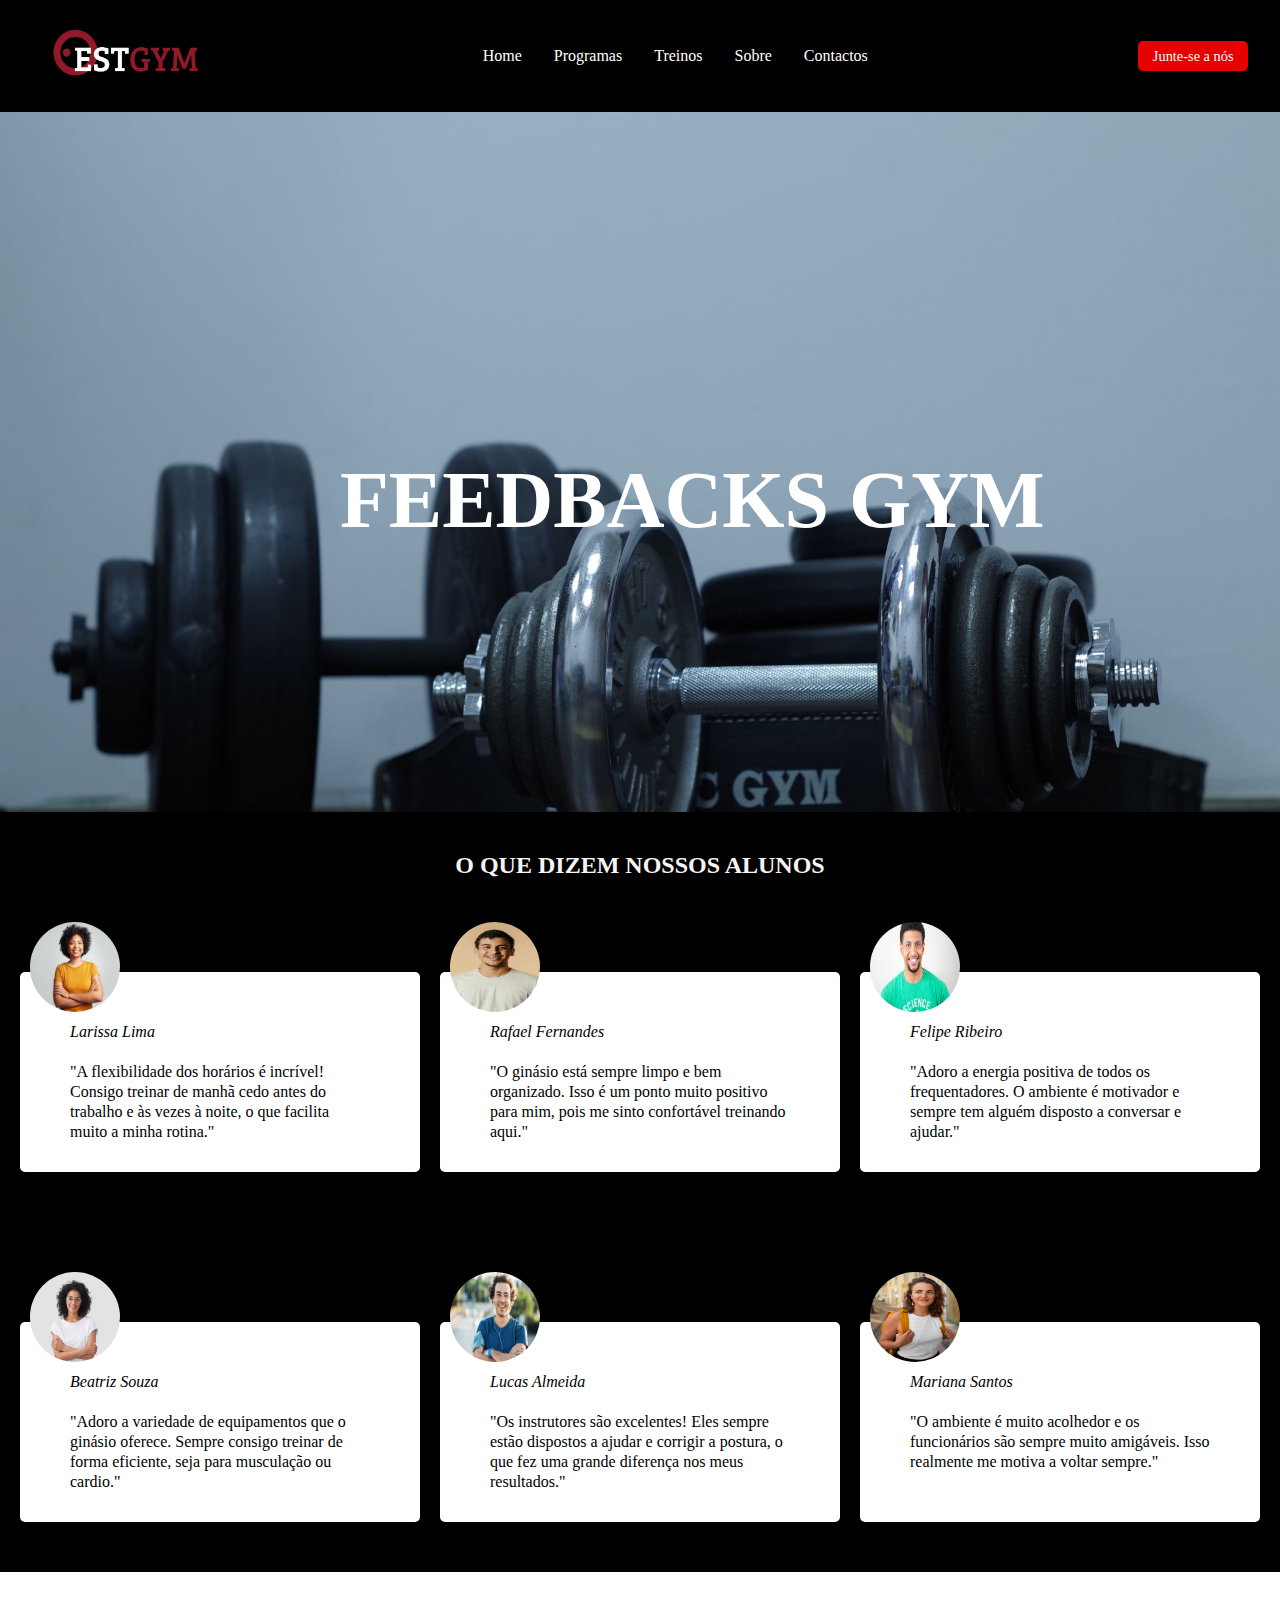
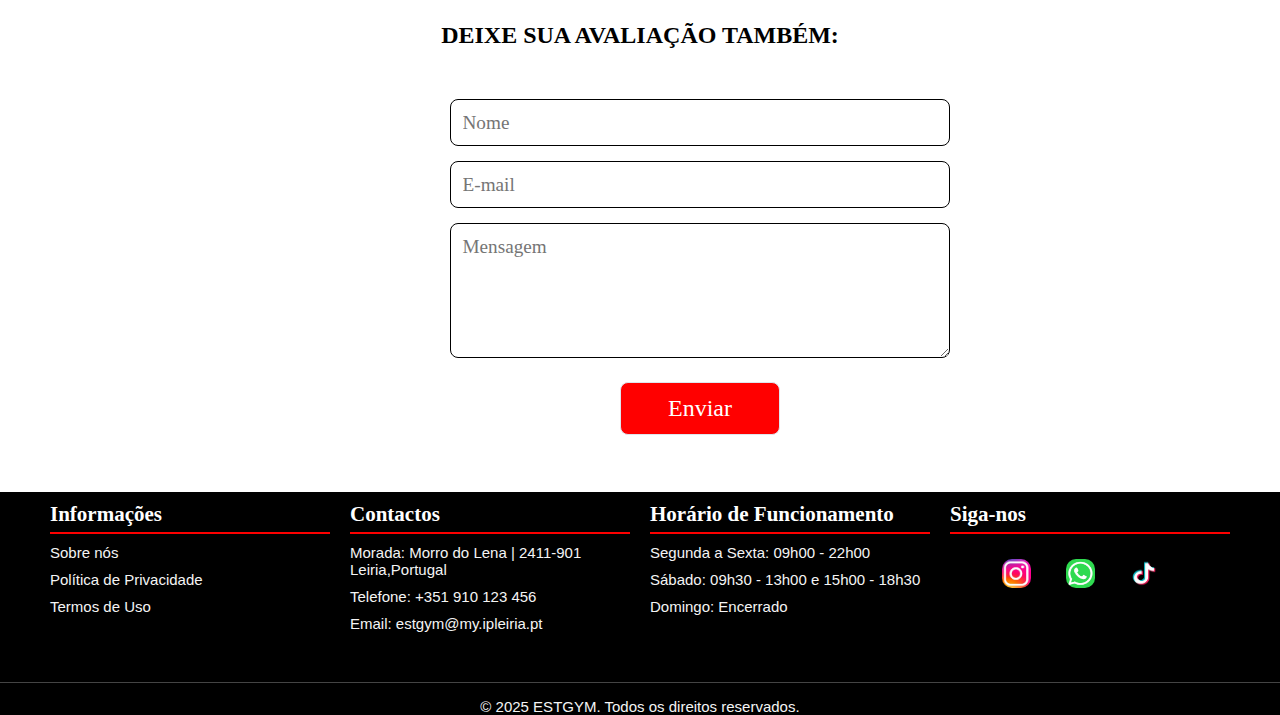
<file: 1º Página Victória Martins-2241767/index.html>
<!DOCTYPE html>
<html lang="pt">
<head>
    <meta charset="UTF-8">
    <meta name="viewport" content="width=device-width, initial-scale=1.0">
    <link rel="stylesheet" href="style.css">
    <link rel="stylesheet" href="https://cdnjs.cloudflare.com/ajax/libs/font-awesome/6.0.0-beta3/css/all.min.css">
    <script src="javascript.js"></script>
    <title>1º Página - Testemunhos e Avaliações</title>
</head>
<body>
    <nav>
        <img src="uploads/capa/Captura_de_tela_2025-03-11_195526-removebg-preview (1).png">

        <label for="menu-toggle" class="burger">
            <span></span>
            <span></span>
            <span></span>
        </label>
        <input type="checkbox" id="menu-toggle" hidden />

        <div class="nav-links">
            <a href="#">Home</a>
            <a href="#">Programas</a>
            <a href="#">Treinos</a>
            <a href="#">Sobre</a>
            <a href="#">Contactos</a>
        </div>
        <a href="#" class="cta">Junte-se a nós</a>

        <div class="mobile-menu">
            <a href="#">Home</a>
            <a href="#">Programas</a>
            <a href="#">Treinos</a>
            <a href="#">Sobre</a>
            <a href="#">Contactos</a>
            <a href="#" class="cta">Junte-se a nós</a>
        </div>
    </nav>

    <header>
        <div class="capa">
            <img src="uploads/capa/Grey and White Modern Gym Fitness Presentation.jpg">
        </div>
        <div class="texto">
            <p>FEEDBACKS GYM</p>
        </div>
    </header>

    <div class="text">
        <h2>O QUE DIZEM NOSSOS ALUNOS</h2>
    </div>

    <div class="profile">
        <div class="autor">
        <img src="uploads/capa/images.jpg">
            <p>
            <i>Larissa Lima</i><br>  
            <br>
            "A flexibilidade dos horários é incrível! Consigo treinar de manhã cedo antes do trabalho e às vezes à noite, o que facilita muito a minha rotina."
            </p>
        </div>
        <div class="autor">
            <img src="uploads/capa/avaliações persona.jpg">
            <p>
            <i>Rafael Fernandes</i><br>
            <br>
            "O ginásio está sempre limpo e bem organizado. Isso é um ponto muito positivo para mim, pois me sinto confortável treinando aqui."
            </p>
        </div>
        <div class="autor">
            <img src="uploads/capa/images (1).jpg">
                <p>
                <i>Felipe Ribeiro</i><br>
                <br>
                "Adoro a energia positiva de todos os frequentadores. O ambiente é motivador e sempre tem alguém disposto a conversar e ajudar."
                </p>
        </div>
    </div>
    
    <div class="profile">
        <div class="autor">
        <img src="uploads/capa/Captura de tela 2025-04-03 192316.png">
            <p>
            <i>Beatriz Souza</i><br>
            <br>
            "Adoro a variedade de equipamentos que o ginásio oferece. Sempre consigo treinar de forma eficiente, seja para musculação ou cardio."
            </p>
        </div>
        <div class="autor">
            <img src="uploads/capa/Captura de tela 2025-04-03 192357.png">
            <p>
            <i>Lucas Almeida</i><br>
            <br>
            "Os instrutores são excelentes! Eles sempre estão dispostos a ajudar e corrigir a postura, o que fez uma grande diferença nos meus resultados."
            </p>
        </div>
        <div class="autor">
            <img src="uploads/capa/Captura de tela 2025-04-03 192426.png">
                <p>
                    <i>Mariana Santos</i><br>
                    <br>
                    "O ambiente é muito acolhedor e os funcionários são sempre muito amigáveis. Isso realmente me motiva a voltar sempre."
                </p>
        </div>
    </div>

    <div class="contacto">
        <h2>
        DEIXE SUA AVALIAÇÃO TAMBÉM:
        </h2>
        <div class="coluna">
        <form method="post" action="#" class="formulario">
            <label>
                <input type="text" name="nome" class="campo" placeholder="Nome" required="">
            </label>
            <label>
                <input type="text" name="email" class="campo" placeholder="E-mail" required="">
            </label>
            <label>
                <textarea name="mensagem" class="campo" placeholder="Mensagem" rows="5"
                    required=""></textarea>
            </label>
            <label class = "botao">
                <input type="hidden" name="acao" value="enviar">
                <button class="btn-enviar" title="Enviar">Enviar</button>
            </label>
            </form>
        </div>
    </div>
    </div>
    
    <footer class="footer">
        <div class="footer-container">
      
          <div class="footer-section">
            <h3>Informações</h3>
            <p>Sobre nós</p>
            <p>Política de Privacidade</p>
            <p>Termos de Uso</p>
          </div>

          <div class="footer-section">
            <h3>Contactos</h3>
            <p>Morada: Morro do Lena | 2411-901 Leiria,Portugal</p>
            <p>Telefone: +351 910 123 456</p>
            <p>Email: estgym@my.ipleiria.pt</p>
          </div>

          <div class="footer-section">
            <h3>Horário de Funcionamento</h3>
            <p>Segunda a Sexta: 09h00 - 22h00</p>
            <p>Sábado: 09h30 - 13h00 e 15h00 - 18h30</p>
            <p>Domingo: Encerrado</p>
          </div>
  
    <div class="footer-section">
            <h3>Siga-nos</h3>
            <div class="social-links">
              <a href="" target="_blank" class="instagram">
                <img src="uploads/capa/insta3.png" alt="instagram">
              </a>
              <a href="" target="_blank" aria-label="whatsaap">
                <img src="uploads/capa/whatsapp.png" alt="whatsaap">
              </a>
              <a href="" target="_blank" aria-label="TikTok">
                <img src="uploads/capa/tiktok.png" alt="tiktok">
              </a>
            </div>
          </div>
        </div>
        <div class="footer-bottom">
          <p>&copy; 2025 ESTGYM. Todos os direitos reservados.</p>
        </div>
      </footer>
      
</body>
</html>
</file>
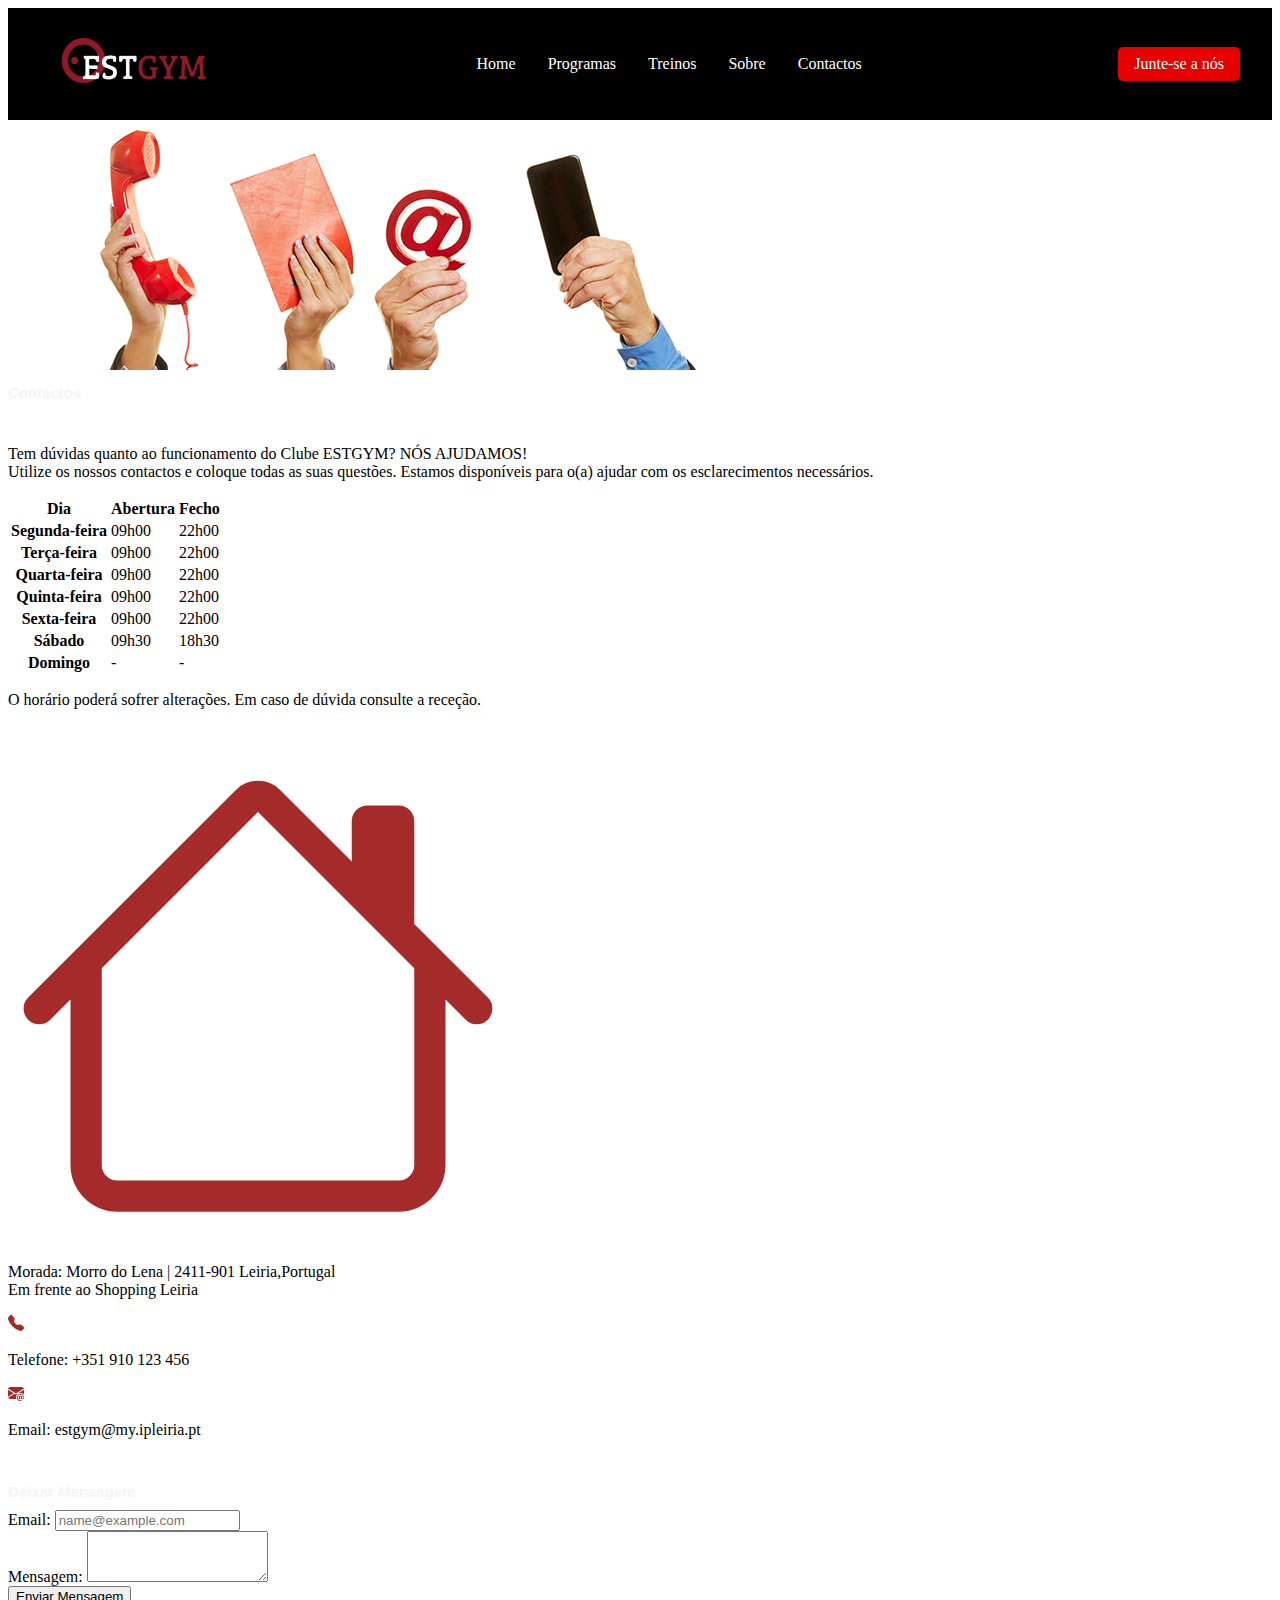
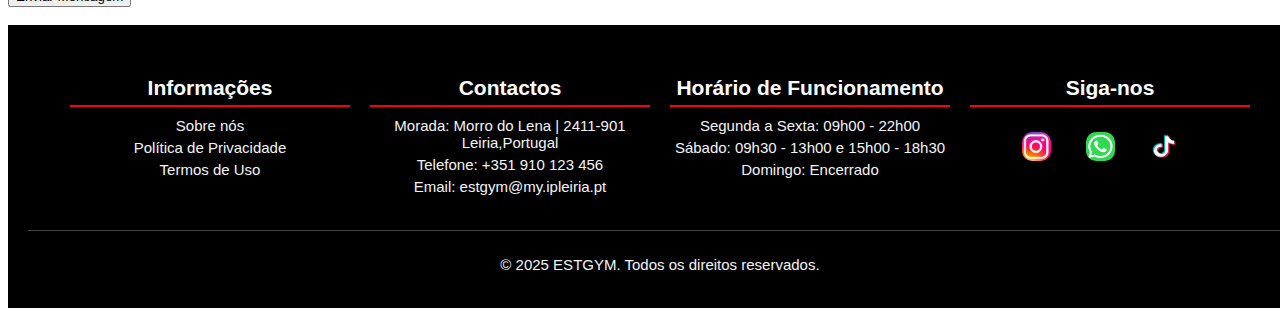
<file: Contactos_Bruna.2241765/index.html>
<!DOCTYPE html>
<html lang="pt">
<head>
    <meta charset="UTF-8">
    <meta name="viewport" content="width=device-width, initial-scale=1.0">
    <title>ESTGYM- O seu ginásio perto de si!</title>
    <link rel="stylesheet" href="style.css">
    <link href="https://cdn.jsdelivr.net/npm/bootstrap@5.3.5/dist/css/bootstrap.min.css" rel="stylesheet" integrity="sha384-SgOJa3DmI69IUzQ2PVdRZhwQ+dy64/BUtbMJw1MZ8t5HZApcHrRKUc4W0kG879m7" crossorigin="anonymous">
    <script src="menu.js"></script>
</head>
<body>
    <nav>
        <img src="logo.png">

        <label for="menu-toggle" class="burger">
            <span></span>
            <span></span>
            <span></span>
        </label>
        <input type="checkbox" id="menu-toggle" hidden />

        <div class="nav-links">
            <a href="#">Home</a>
            <a href="#">Programas</a>
            <a href="#">Treinos</a>
            <a href="#">Sobre</a>
            <a href="#">Contactos</a>
        </div>
        <a href="#" class="cta">Junte-se a nós</a>

        <div class="mobile-menu">
            <a href="#">Home</a>
            <a href="#">Programas</a>
            <a href="#">Treinos</a>
            <a href="#">Sobre</a>
            <a href="#">Contactos</a>
            <a href="#" class="cta">Junte-se a nós</a>
        </div>
    </nav>

    <div class="container">
      <img src="contactos.png" class="rounded mx-auto d-block" alt="...">
            <div class="text"></div>
        <h1>Contactos</h1>
        <br>
        <p>Tem dúvidas quanto ao funcionamento do Clube ESTGYM?
          NÓS AJUDAMOS!<br>
          
          Utilize os nossos contactos e coloque todas as suas questões. Estamos disponíveis para o(a) ajudar com os esclarecimentos necessários.
          <table class="table">
            <thead>
              <tr>
                <th scope="col">Dia</th>
                <th scope="col">Abertura</th>
                <th scope="col">Fecho</th>
              </tr>
            </thead>
            <tbody class="table-group-divider">
              <tr>
                <th scope="row">Segunda-feira</th>
                <td> 09h00</td>
                <td>22h00</td>
              </tr>
              <tr>
                <th scope="row">Terça-feira</th>
                <td> 09h00</td>
                <td>22h00</td>
              </tr>
              <tr>
                <th scope="row">Quarta-feira</th>
                <td> 09h00</td>
                <td>22h00</td>
              </tr>
              <tr>
                <th scope="row">Quinta-feira</th>
                <td> 09h00</td>
                <td>22h00</td>
              </tr>
              <tr>
                <th scope="row">Sexta-feira</th>
                <td> 09h00</td>
                <td>22h00</td>
              </tr>
              <tr>
                <th scope="row">Sábado</th>
                <td> 09h30</td>
                <td>18h30</td>
              </tr>
              <tr>
                <th scope="row">Domingo</th>
                <td> - </td>
                <td> - </td>
              </tr>
            </tbody>
          </table>
        <p>O horário poderá sofrer alterações. Em caso de dúvida consulte a receção.</p>
          <br>
        <a class="icon-link icon-link-hover" style="--bs-icon-link-transform: translate3d(0, -.125rem, 0); color: brown;" href="#">
          <svg xmlns="http://www.w3.org/2000/svg" width="500" height="500" fill="currentColor" class="bi bi-house" viewBox="0 0 16 16">
            <path d="M8.707 1.5a1 1 0 0 0-1.414 0L.646 8.146a.5.5 0 0 0 .708.708L2 8.207V13.5A1.5 1.5 0 0 0 3.5 15h9a1.5 1.5 0 0 0 1.5-1.5V8.207l.646.647a.5.5 0 0 0 .708-.708L13 5.793V2.5a.5.5 0 0 0-.5-.5h-1a.5.5 0 0 0-.5.5v1.293zM13 7.207V13.5a.5.5 0 0 1-.5.5h-9a.5.5 0 0 1-.5-.5V7.207l5-5z"/>
          </svg></a>
          <p>Morada: Morro do Lena | 2411-901 Leiria,Portugal<br>Em frente ao Shopping Leiria</p>

          <a class="icon-link icon-link-hover" style="--bs-icon-link-transform: translate3d(0, -.125rem, 0); color: brown;" href="#">
            <svg xmlns="http://www.w3.org/2000/svg" width="16" height="16" fill="currentColor" class="bi bi-telephone-fill" viewBox="0 0 16 16">
              <path fill-rule="evenodd" d="M1.885.511a1.745 1.745 0 0 1 2.61.163L6.29 2.98c.329.423.445.974.315 1.494l-.547 2.19a.68.68 0 0 0 .178.643l2.457 2.457a.68.68 0 0 0 .644.178l2.189-.547a1.75 1.75 0 0 1 1.494.315l2.306 1.794c.829.645.905 1.87.163 2.611l-1.034 1.034c-.74.74-1.846 1.065-2.877.702a18.6 18.6 0 0 1-7.01-4.42 18.6 18.6 0 0 1-4.42-7.009c-.362-1.03-.037-2.137.703-2.877z"/>
            </svg></a>
            <p>Telefone: +351 910 123 456</p>

          <a class="icon-link icon-link-hover" style="--bs-icon-link-transform: translate3d(0, -.125rem, 0); color: brown;" href="#">
            <svg xmlns="http://www.w3.org/2000/svg" width="16" height="16" fill="currentColor" class="bi bi-envelope-at-fill" viewBox="0 0 16 16">
              <path d="M2 2A2 2 0 0 0 .05 3.555L8 8.414l7.95-4.859A2 2 0 0 0 14 2zm-2 9.8V4.698l5.803 3.546zm6.761-2.97-6.57 4.026A2 2 0 0 0 2 14h6.256A4.5 4.5 0 0 1 8 12.5a4.49 4.49 0 0 1 1.606-3.446l-.367-.225L8 9.586zM16 9.671V4.697l-5.803 3.546.338.208A4.5 4.5 0 0 1 12.5 8c1.414 0 2.675.652 3.5 1.671"/>
              <path d="M15.834 12.244c0 1.168-.577 2.025-1.587 2.025-.503 0-1.002-.228-1.12-.648h-.043c-.118.416-.543.643-1.015.643-.77 0-1.259-.542-1.259-1.434v-.529c0-.844.481-1.4 1.26-1.4.585 0 .87.333.953.63h.03v-.568h.905v2.19c0 .272.18.42.411.42.315 0 .639-.415.639-1.39v-.118c0-1.277-.95-2.326-2.484-2.326h-.04c-1.582 0-2.64 1.067-2.64 2.724v.157c0 1.867 1.237 2.654 2.57 2.654h.045c.507 0 .935-.07 1.18-.18v.731c-.219.1-.643.175-1.237.175h-.044C10.438 16 9 14.82 9 12.646v-.214C9 10.36 10.421 9 12.485 9h.035c2.12 0 3.314 1.43 3.314 3.034zm-4.04.21v.227c0 .586.227.8.581.8.31 0 .564-.17.564-.743v-.367c0-.516-.275-.708-.572-.708-.346 0-.573.245-.573.791"/>
            </svg></a>
              <p>Email: estgym@my.ipleiria.pt</p>
              <br>

              <h1> Deixar Mensagem </h1>
              <div class="mb-2">
                <label for="exampleFormControlInput1" class="form-label">Email:</label>
                <input type="email" class="form-control" id="exampleFormControlInput1" placeholder="name@example.com">
              </div>
              <div class="mb-2">
                <label for="exampleFormControlTextarea1" class="form-label">Mensagem:</label>
                <textarea class="form-control" id="exampleFormControlTextarea1" rows="3"></textarea><br>
                <button type="button" class="btn btn-outline-danger" type="Submit">Enviar Mensagem</button>
          </div>
          </div>
          </div>
          <br>
      </div>
    <footer class="footer">
      <div class="footer-container">
    
        <div class="footer-section">
          <h3>Informações</h3>
          <p>Sobre nós</p>
          <p>Política de Privacidade</p>
          <p>Termos de Uso</p>
        </div>



        <div class="footer-section">
          <h3>Contactos</h3>
          <p>Morada: Morro do Lena | 2411-901 Leiria,Portugal</p>
          <p>Telefone: +351 910 123 456</p>
          <p>Email: estgym@my.ipleiria.pt</p>
        </div>

        <div class="footer-section">
          <h3>Horário de Funcionamento</h3>
          <p>Segunda a Sexta: 09h00 - 22h00</p>
          <p>Sábado: 09h30 - 13h00 e 15h00 - 18h30</p>
          <p>Domingo: Encerrado</p>
        </div>

  <div class="footer-section">
          <h3>Siga-nos</h3>
          <div class="social-links">
            <a href="" target="_blank" class="instagram">
              <img src="insta3.png" alt="instagram">
            </a>
            <a href="" target="_blank" aria-label="whatsaap">
              <img src="whatsapp.png" alt="whatsaap">
            </a>
            <a href="" target="_blank" aria-label="TikTok">
              <img src="tiktok.png" alt="tiktok">
            </a>
          </div>
        </div>
      </div>
      <div class="footer-bottom">
        <p>&copy; 2025 ESTGYM. Todos os direitos reservados.</p>
      </div>
    </footer>
</body>
</html>
</file>
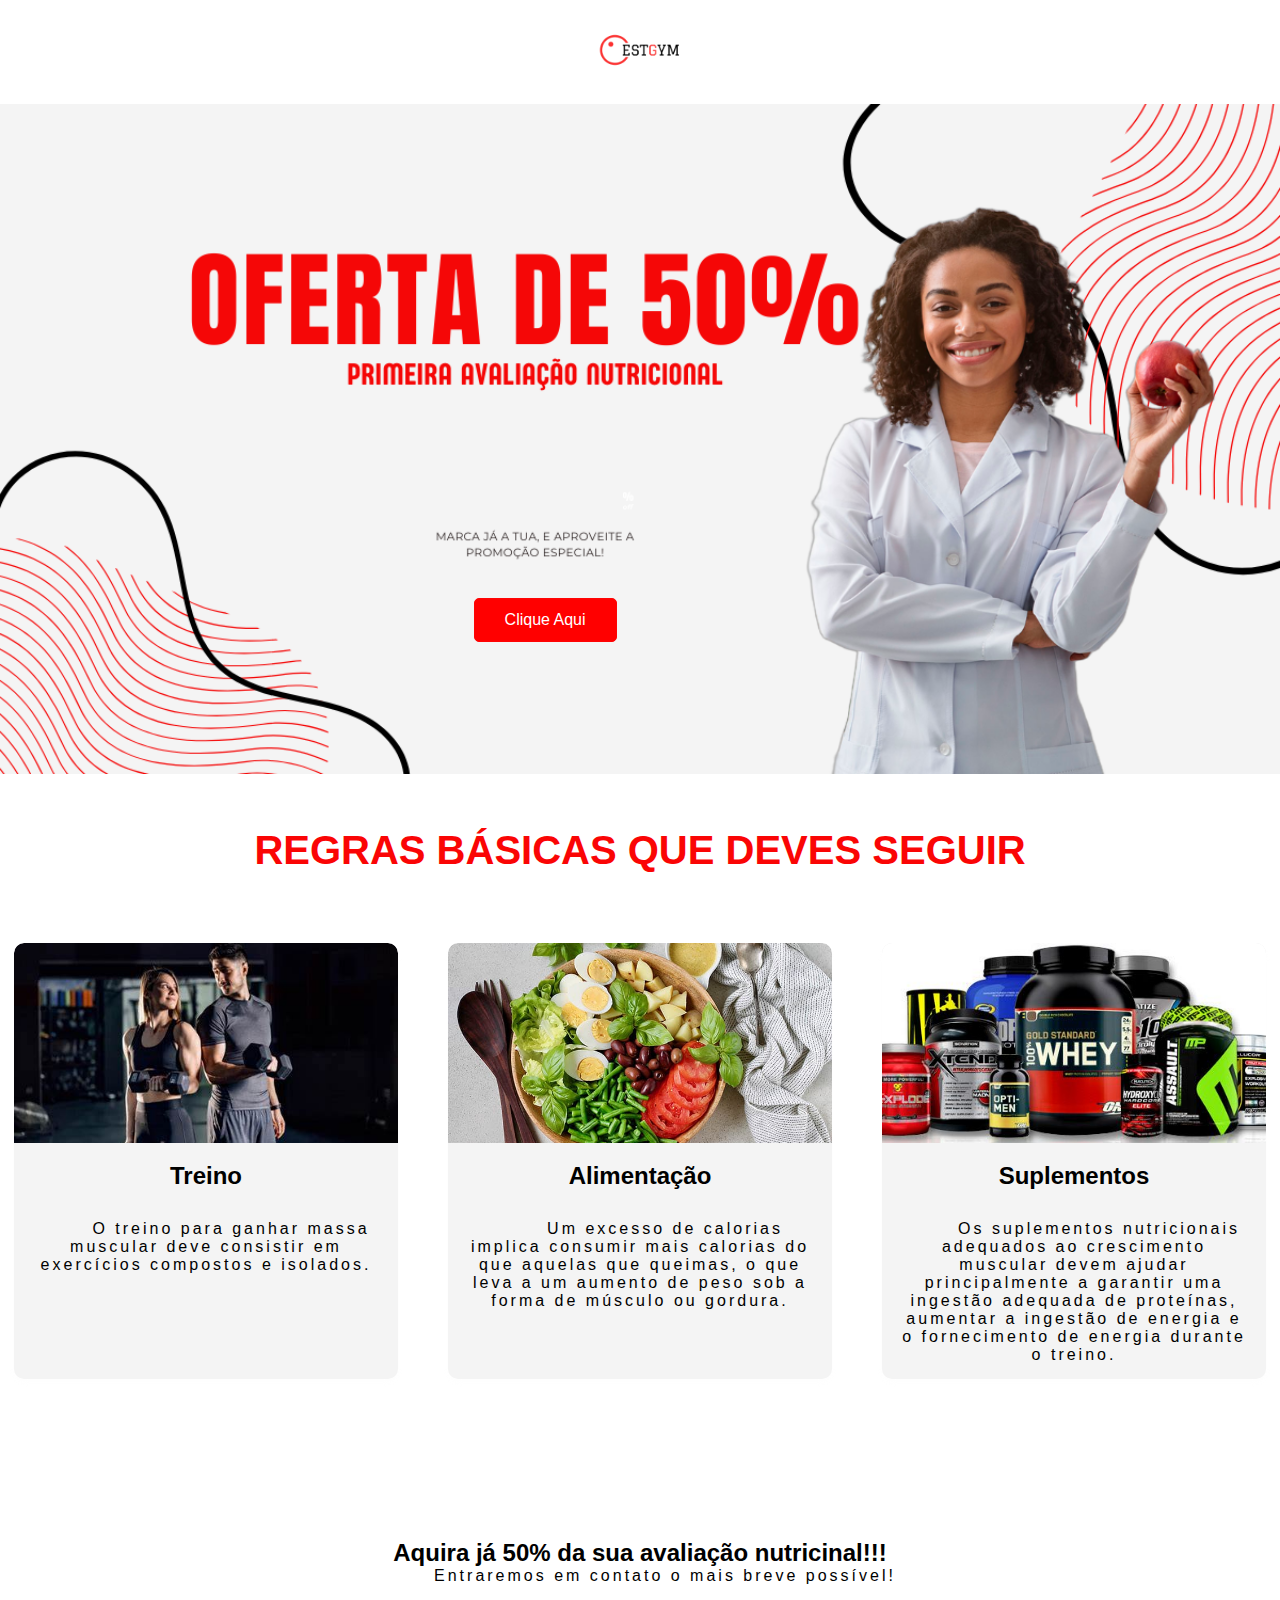
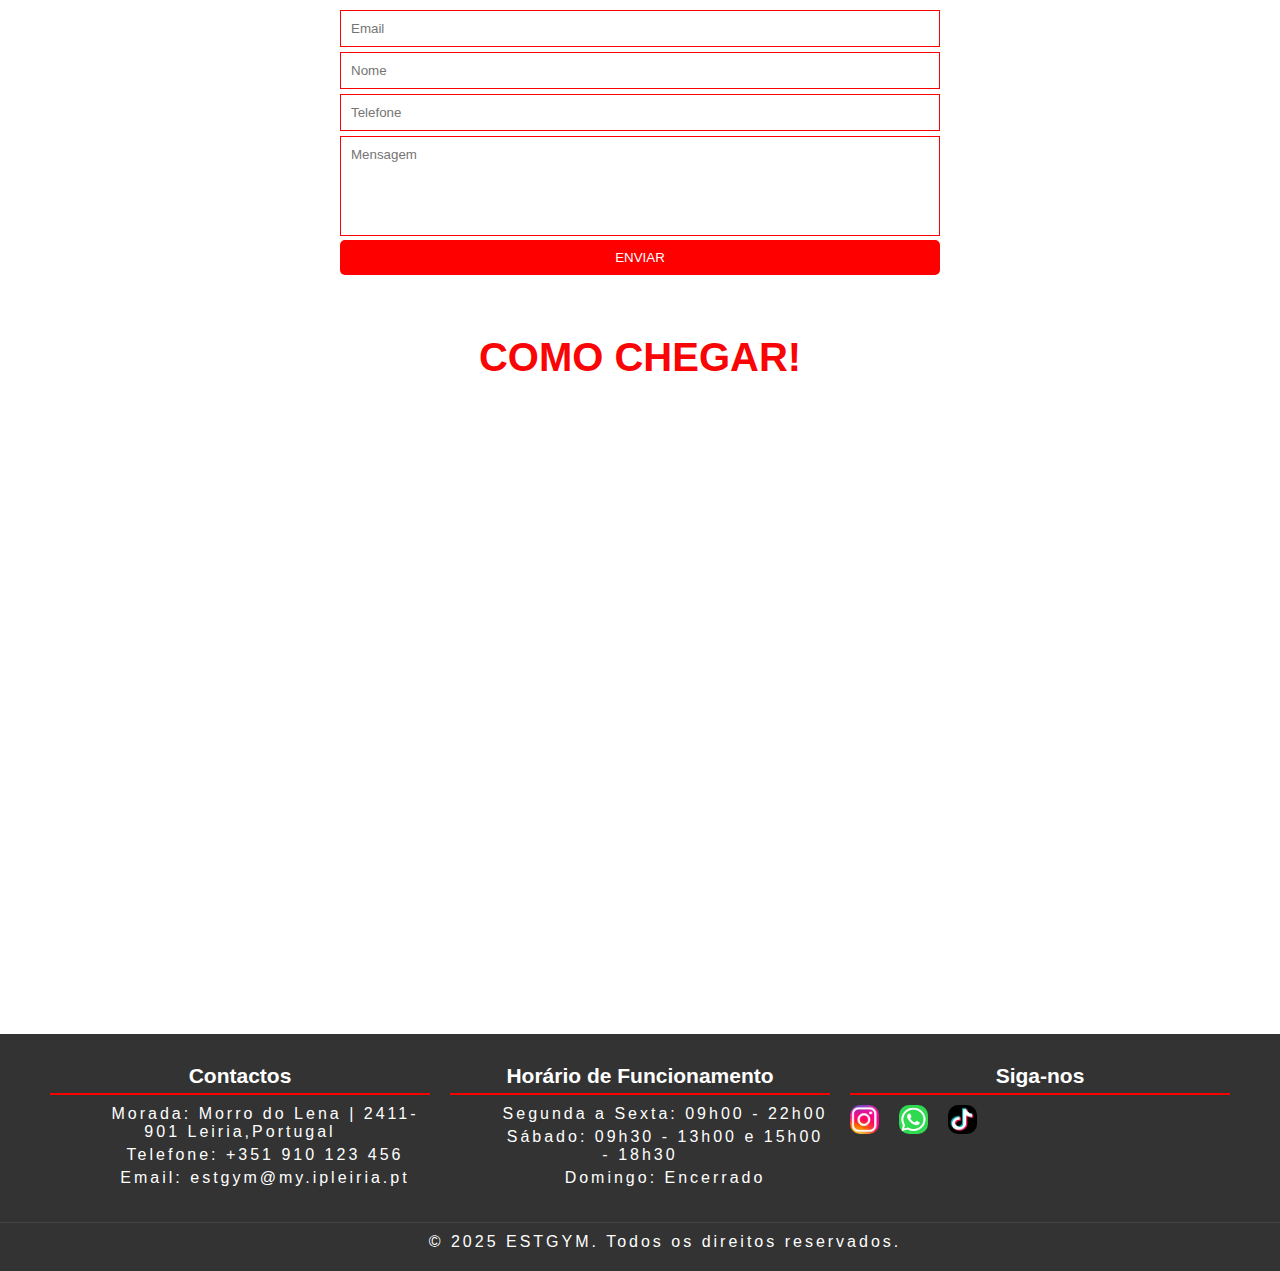
<file: landing page claudia/index.html>
<!DOCTYPE html>
<html lang="en">
<head>
  <meta charset="UTF-8">
  <meta name="viewport" content="width=device-width, initial-scale=1.0">
  <link rel="stylesheet" href="css/style.css">
  <title>Document</title>
</head>
<body>
  <header class="header">
    <img src="imagem/logo-semfundo.png" alt="Logo">
</header>

  
  <div class="capa">
    <img src="imagem/White And Blue Modern Online Course Facebook Ad.png" alt="capa">
  </div>  
  <a href="#" class="button">Clique Aqui</a>


  
  

  <div class="container">
    <h1>Regras básicas que deves seguir</h1>

      <div class="card">
          <img src="imagem/OIP (2).jfif" alt="Treino">
          <h2>Treino</h2>
          <p>O treino para ganhar massa muscular deve consistir em exercícios compostos e isolados.</p>
      </div>

      <div class="card">
          <img src="imagem/img2.jpg" alt="Alimentação">
          <h2>Alimentação</h2>
          <p>Um excesso de calorias implica consumir mais calorias do que aquelas que queimas, o que leva a um aumento de peso sob a forma de músculo ou gordura.</p>
      </div>

      <div class="card">
          <img src="imagem/img3.jpg" alt="Suplementos">
          <h2>Suplementos</h2>
          <p>Os suplementos nutricionais adequados ao crescimento muscular devem ajudar principalmente a garantir uma ingestão adequada de proteínas, aumentar a ingestão de energia e o fornecimento de energia durante o treino. </p>
      </div>
  </div>

  
      <div class="form-container">
        <div class="form-content">
            <h2>Aquira já 50% da sua avaliação nutricinal!!!</h2>
            <p>Entraremos em contato o mais breve possível!</p>
        </div>
            <div class="formulario" >
              <form action="#" method="POST" novalidate>
                  <div class="form-group">
                      <input type="email" id="email" name="email" placeholder="Email" required="">
                      <span class="error-message">Email inválido</span>
                  </div>
                  <div class="form-group">
                      <input type="text" id="name" name="name" placeholder="Nome" required="">
                      <span class="error-message">Nome obrigatório</span>
                  </div>
                  <div class="form-group">
                    <input type="number" id="telefone" name="telefone" placeholder="Telefone" required="">
                    <span class="error-message">Telefone obrigatória</span>
                </div>
                
                  <div class="form-group" >
                      <textarea id="message" name="message" placeholder="Mensagem" required="" ></textarea>
                      <span class="error-message">Mensagem obrigatória</span>
                  </div>
                  <button type="submit">ENVIAR</button>
              </form>
            </div>
       </div>

      

  

 
   

<div class="content-mapa">
  <h1>Como chegar!</h1>
</div>
<iframe style="width: 100%; height: 620px; border: 0 none; overflow: auto;" src="https://maps.google.com/maps/ms?ie=UTF8&msa=0&msid=215048510701361337056.0004cd59de95491166a92&t=h&ll=39.737635,-8.81126&spn=0.00241,0.00234&output=embed" width="300" height="150">
  
</iframe>

    <footer class="footer">
      <div class="footer-container">

        <div class="footer-section">
          <h3>Contactos</h3>
          <p>Morada: Morro do Lena | 2411-901 Leiria,Portugal</p>
          <p>Telefone: +351 910 123 456</p>
          <p>Email: estgym@my.ipleiria.pt</p>
        </div>

        <div class="footer-section">
          <h3>Horário de Funcionamento</h3>
          <p>Segunda a Sexta: 09h00 - 22h00</p>
          <p>Sábado: 09h30 - 13h00 e 15h00 - 18h30</p>
          <p>Domingo: Encerrado</p>
        </div>

        <div class="footer-section">
          <h3>Siga-nos</h3>
          <div class="social-links">
            <a href="" target="_blank" class="instagram">
              <img src="imagem/insta3.png" alt="instagram">
            </a>
            <a href="" target="_blank" aria-label="whatsaap">
              <img src="imagem/whatsapp.png" alt="whatsaap">
            </a>
            <a href="" target="_blank" aria-label="TikTok">
              <img src="imagem/tiktok.png" alt="tiktok">
            </a>
          </div>
        </div>
      </div>
      <div class="footer-bottom">
        <p>&copy; 2025 ESTGYM. Todos os direitos reservados.</p>
      </div>
    </footer>
</body>
</html>
</file>
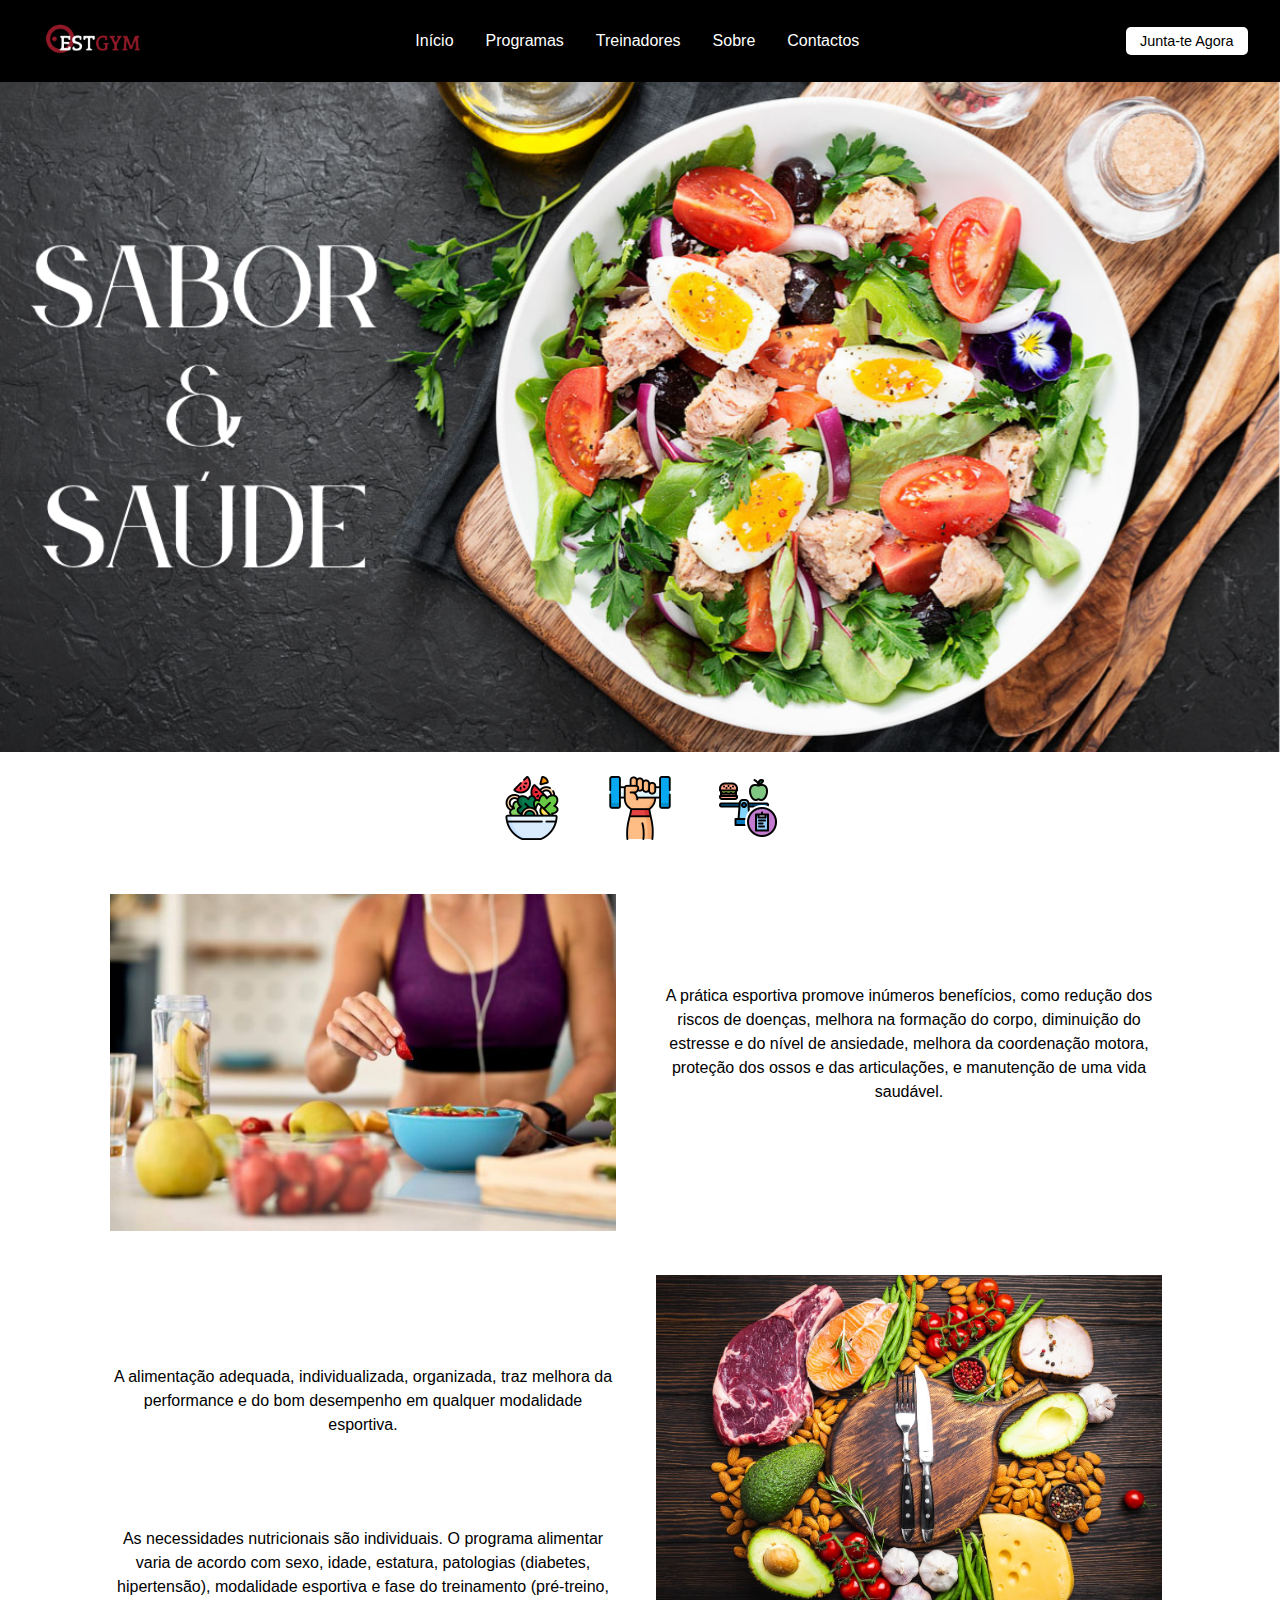
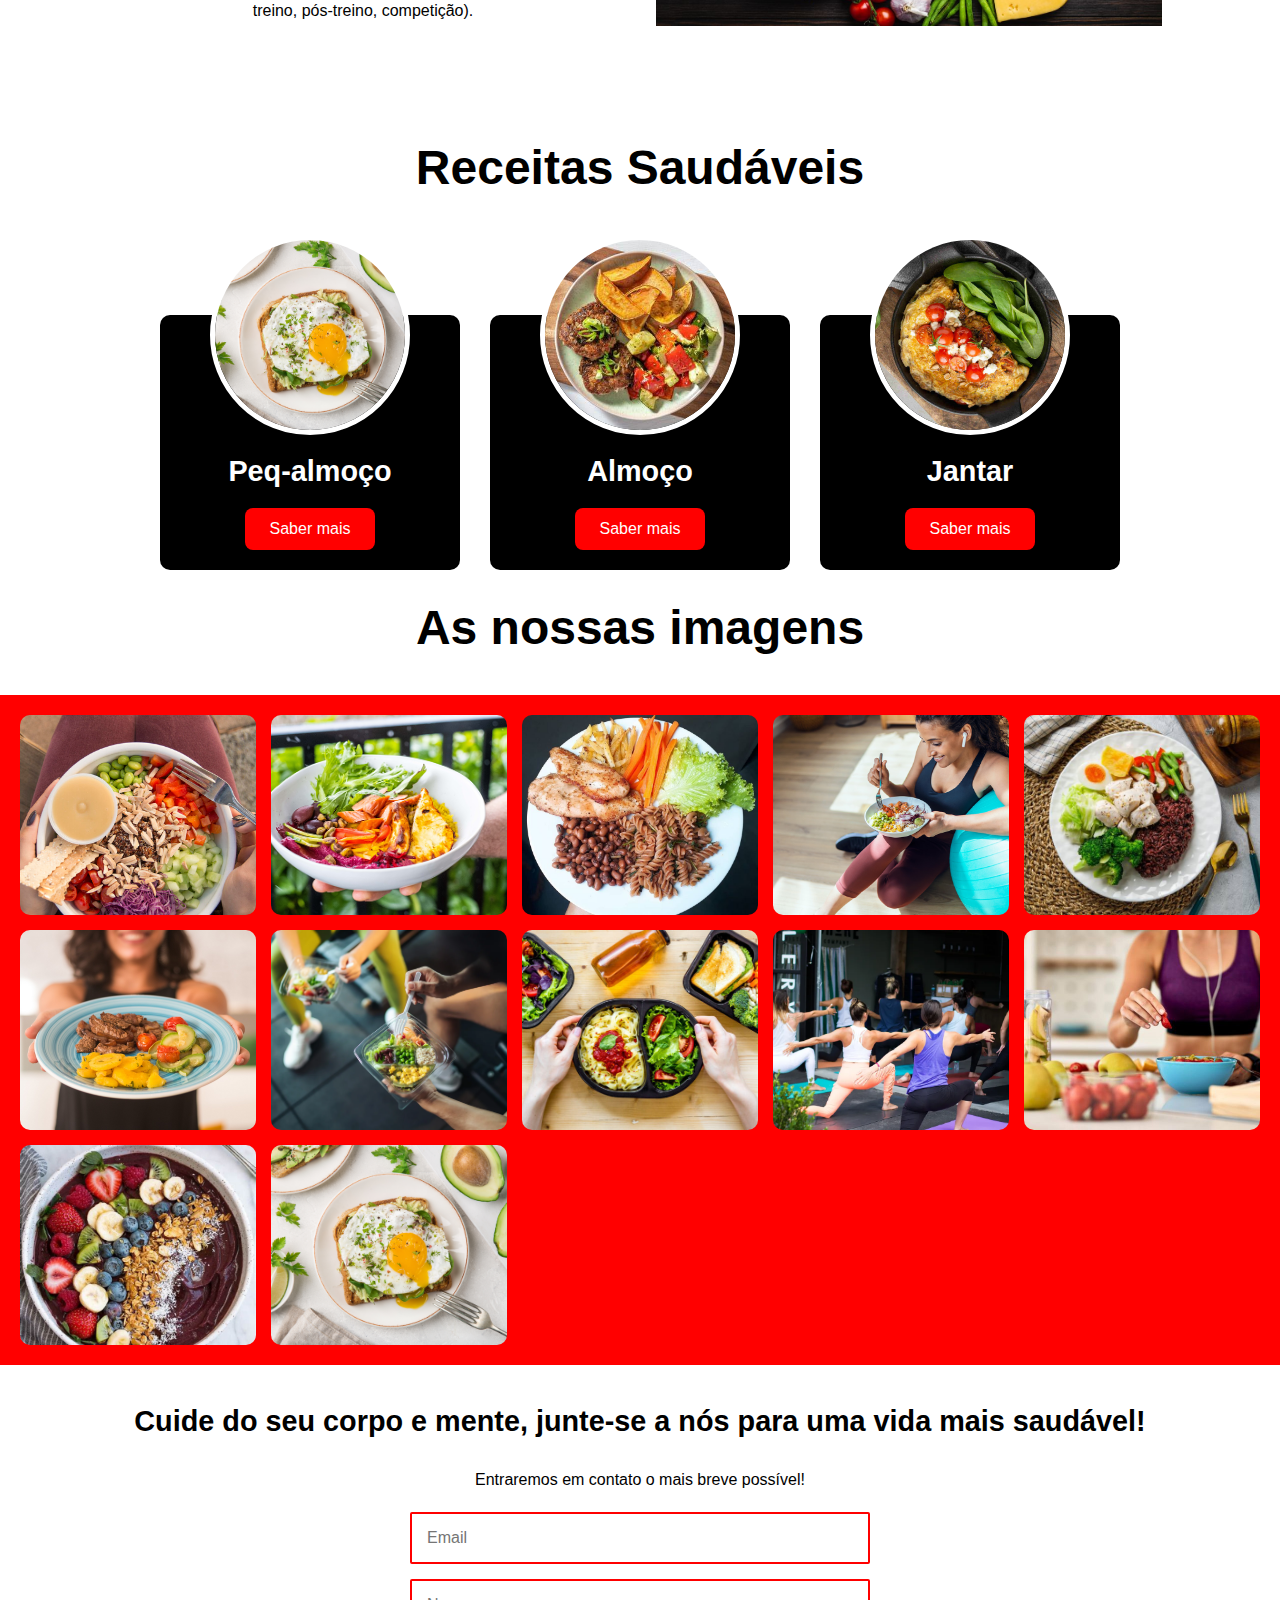
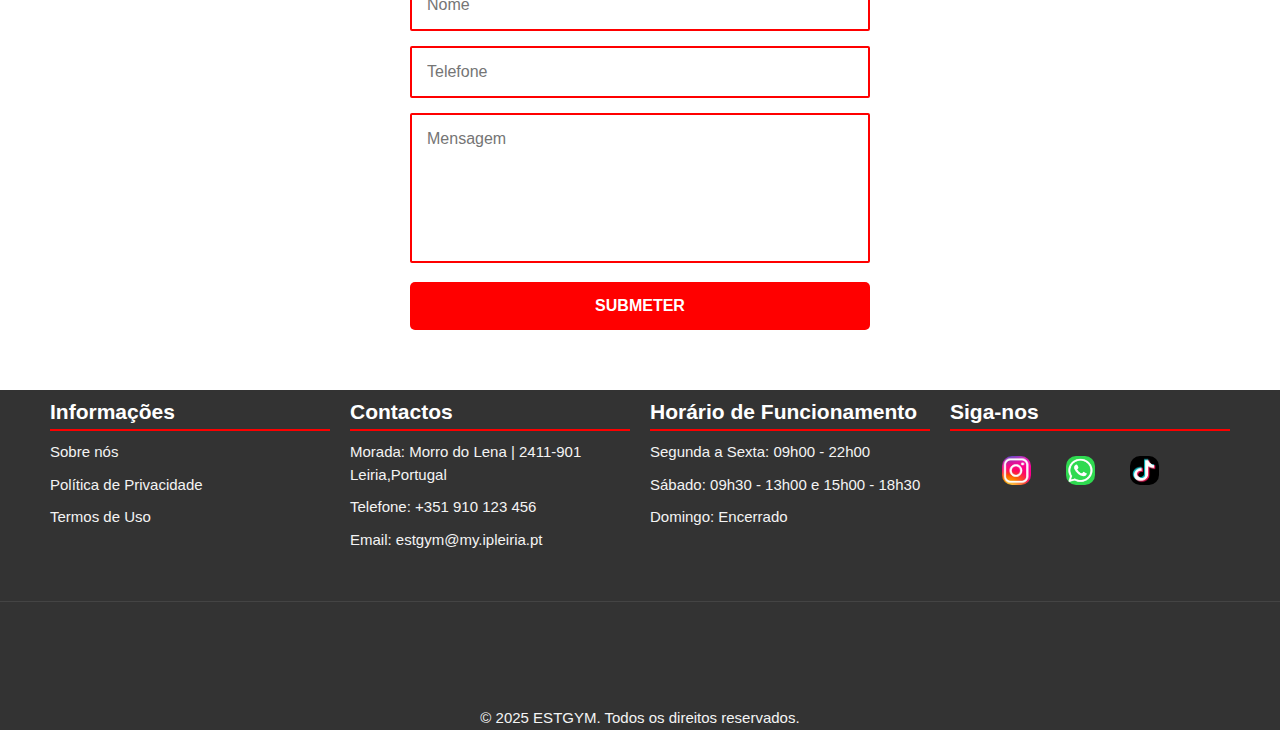
<file: pagina1claudia/index.html>
<!DOCTYPE html>
<html lang="en">
<head>
    <meta charset="UTF-8">
    <meta name="viewport" content="width=device-width, initial-scale=1.0">
    <link rel="stylesheet" href="style.css">
    <title>Alimentação Saudavel</title>
</head>
<body>

  <nav>
    <a href="#" class="logo">
      <img src="img/Imagem_WhatsApp_2025-04-03_às_13.29.15_d383ae2c-removebg-preview.png" alt="ESTGym Logo">
    </a>
  
    <label for="menu-toggle" class="burger">
      <span></span>
      <span></span>
      <span></span>
    </label>
    <input type="checkbox" id="menu-toggle" hidden />
  
    <div class="nav-links">
      <a href="#">Início</a>
      <a href="#">Programas</a>
      <a href="#">Treinadores</a>
      <a href="#">Sobre</a>
      <a href="#">Contactos</a>
    </div>
    <a href="#" class="cta">Junta-te Agora</a>
  
    <div class="mobile-menu">
      <a href="#">Início</a>
      <a href="#">Programas</a>
      <a href="#">Treinadores</a>
      <a href="#">Sobre</a>
      <a href="#">Contactos</a>
      <a href="#" class="cta">Junta-te Agora</a>
    </div>
  </nav>
 
    <div class="banner">
      <img src="img/Cópia de White And Blue Modern Online Course Facebook Ad.png" alt="banner">
    </div>

        <div class="icons">
            <img src="img/salad_2515183.png" alt="Ícone Salada">
            <img src="img/exercise_7198911.png" alt="Ícone Exercício">
            <img src="img/balanced-diet_18433438.png" alt="Ícone Meditação">
        </div>


        <div class="container">
            <div class="box">
                <img src="img/dieta-para-hipertrofia-feminina-1-600x400.jpg" alt="Imagem de alimentação saudável">
            </div>
            <div class="box">
                <p>A prática esportiva promove inúmeros benefícios, como redução dos riscos de doenças, melhora na formação do corpo, diminuição do estresse e do nível de ansiedade, melhora da coordenação motora, proteção dos ossos e das articulações, e manutenção de uma vida saudável.</p>
            </div>
            <div class="box">
                <p>A alimentação adequada, individualizada, organizada, traz melhora da performance e do bom desempenho em qualquer modalidade esportiva.</p>
                <p>As necessidades nutricionais são individuais. O programa alimentar varia de acordo com sexo, idade, estatura, patologias (diabetes, hipertensão), modalidade esportiva e fase do treinamento (pré-treino, treino, pós-treino, competição).</p>
            </div>
            <div class="box">
                <img src="img/6daeb696-b145-4c9e-a4ee-e9102120be37.jpg" alt="Imagem de alimentos saudáveis">
            </div>
        </div>
      <div class="texto2">
        <h1>Receitas Saudáveis</h1>
      </div>
      <div class="secao-receitas">
        <div class="card">
          <img src="img/shutterstock_753381112.png" alt="Pequeno-almoço">
          <h2>Peq-almoço</h2>
          <a href="https://magg.sapo.pt/vida-saudavel/alimentacao/artigos/10-receitas-de-pequeno-almoco-saudaveis-para-mudar-de-habitos" class="btn">Saber mais</a>
        </div>
      
        <div class="card">
          <img src="img/OIP (1).jfif" alt="Almoço">
          <h2>Almoço</h2>
          <a href="https://www.receiteria.com.br/receitas-para-almoco-saudavel/" class="btn">Saber mais</a>
        </div>
      
        <div class="card">
          <img src="img/jantar-fitness-1024x683.jpg" alt="Jantar">
          <h2>Jantar</h2>
          <a href="https://www.receiteria.com.br/receitas-para-jantar-saudavel/" class="btn">Saber mais</a>
        </div>
      </div>
   <div class="texto1">    
  <h1>As nossas imagens</h1>
  </div> 
  <div class="galeria">
    <img src="img/rusticbakeryblogphoto2_800px-770x1155.jpg" alt="Imagem 1">
    <img src="img/Finished-Bowl.webp" alt="Imagem 2">
    <img src="img/28a681b44809024d66a6559c16a222a4.jpg" alt="Imagem 3">
    <img src="img/gewichtsprobleme-von-drei-seiten-angehen.jpg" alt="Imagem 4">
    <img src="img/cd387251-605b-4a19-bb40-6d4f4c6a05d1.jpeg" alt="Imagem 5">
    <img src="img/R.jfif" alt="Imagem 6">
    <img src="img/shutterstock_2200469755_easy-res.webp" alt="Imagem 7">
    <img src="img/gofood-reputation-eyecatch.jpg" alt="Imagem 8">
    <img src="img/dylan-gillis-yjdczba0tye-unsplash.webp" alt="Imagem 9">
    <img src="img/dieta-para-hipertrofia-feminina-1-600x400.jpg" alt="Imagem 10">
    <img src="img/OIP.jfif" alt="Imagem 11">
    <img src="img/shutterstock_753381112.png" alt="Imagem 12">
  </div>

  <h2 class="form-titulo">Cuide do seu corpo e mente, junte-se a nós para uma vida mais saudável!</h2>
  <div class="texto3"><p>Entraremos em contato o mais breve possível!</p></div>

  <form>
    <input type="email" placeholder="Email" required>
    <input type="text" placeholder="Nome" required>
    <input type="tel" placeholder="Telefone" required>
    <textarea placeholder="Mensagem" required></textarea>
    <button type="submit">SUBMETER</button>
  </form>

  <footer class="footer">
    <div class="footer-container">
  
      <div class="footer-section">
        <h3>Informações</h3>
        <p>Sobre nós</p>
        <p>Política de Privacidade</p>
        <p>Termos de Uso</p>
      </div>

      <div class="footer-section">
        <h3>Contactos</h3>
        <p>Morada: Morro do Lena | 2411-901 Leiria,Portugal</p>
        <p>Telefone: +351 910 123 456</p>
        <p>Email: estgym@my.ipleiria.pt</p>
      </div>

      <div class="footer-section">
        <h3>Horário de Funcionamento</h3>
        <p>Segunda a Sexta: 09h00 - 22h00</p>
        <p>Sábado: 09h30 - 13h00 e 15h00 - 18h30</p>
        <p>Domingo: Encerrado</p>
      </div>

<div class="footer-section">
        <h3>Siga-nos</h3>
        <div class="social-links">
          <a href="" target="_blank" class="instagram">
            <img src="img/insta3.png" alt="instagram">
          </a>
          <a href="" target="_blank" aria-label="whatsaap">
            <img src="img/whatsapp.png" alt="whatsaap">
          </a>
          <a href="" target="_blank" aria-label="TikTok">
            <img src="img/tiktok.png" alt="tiktok">
          </a>
        </div>
      </div>
    </div>
    <div class="footer-bottom">
      <p>&copy; 2025 ESTGYM. Todos os direitos reservados.</p>
    </div>
  </footer>
  <script src="js/hamb.js"></script>  
</body>
</html>
</file>
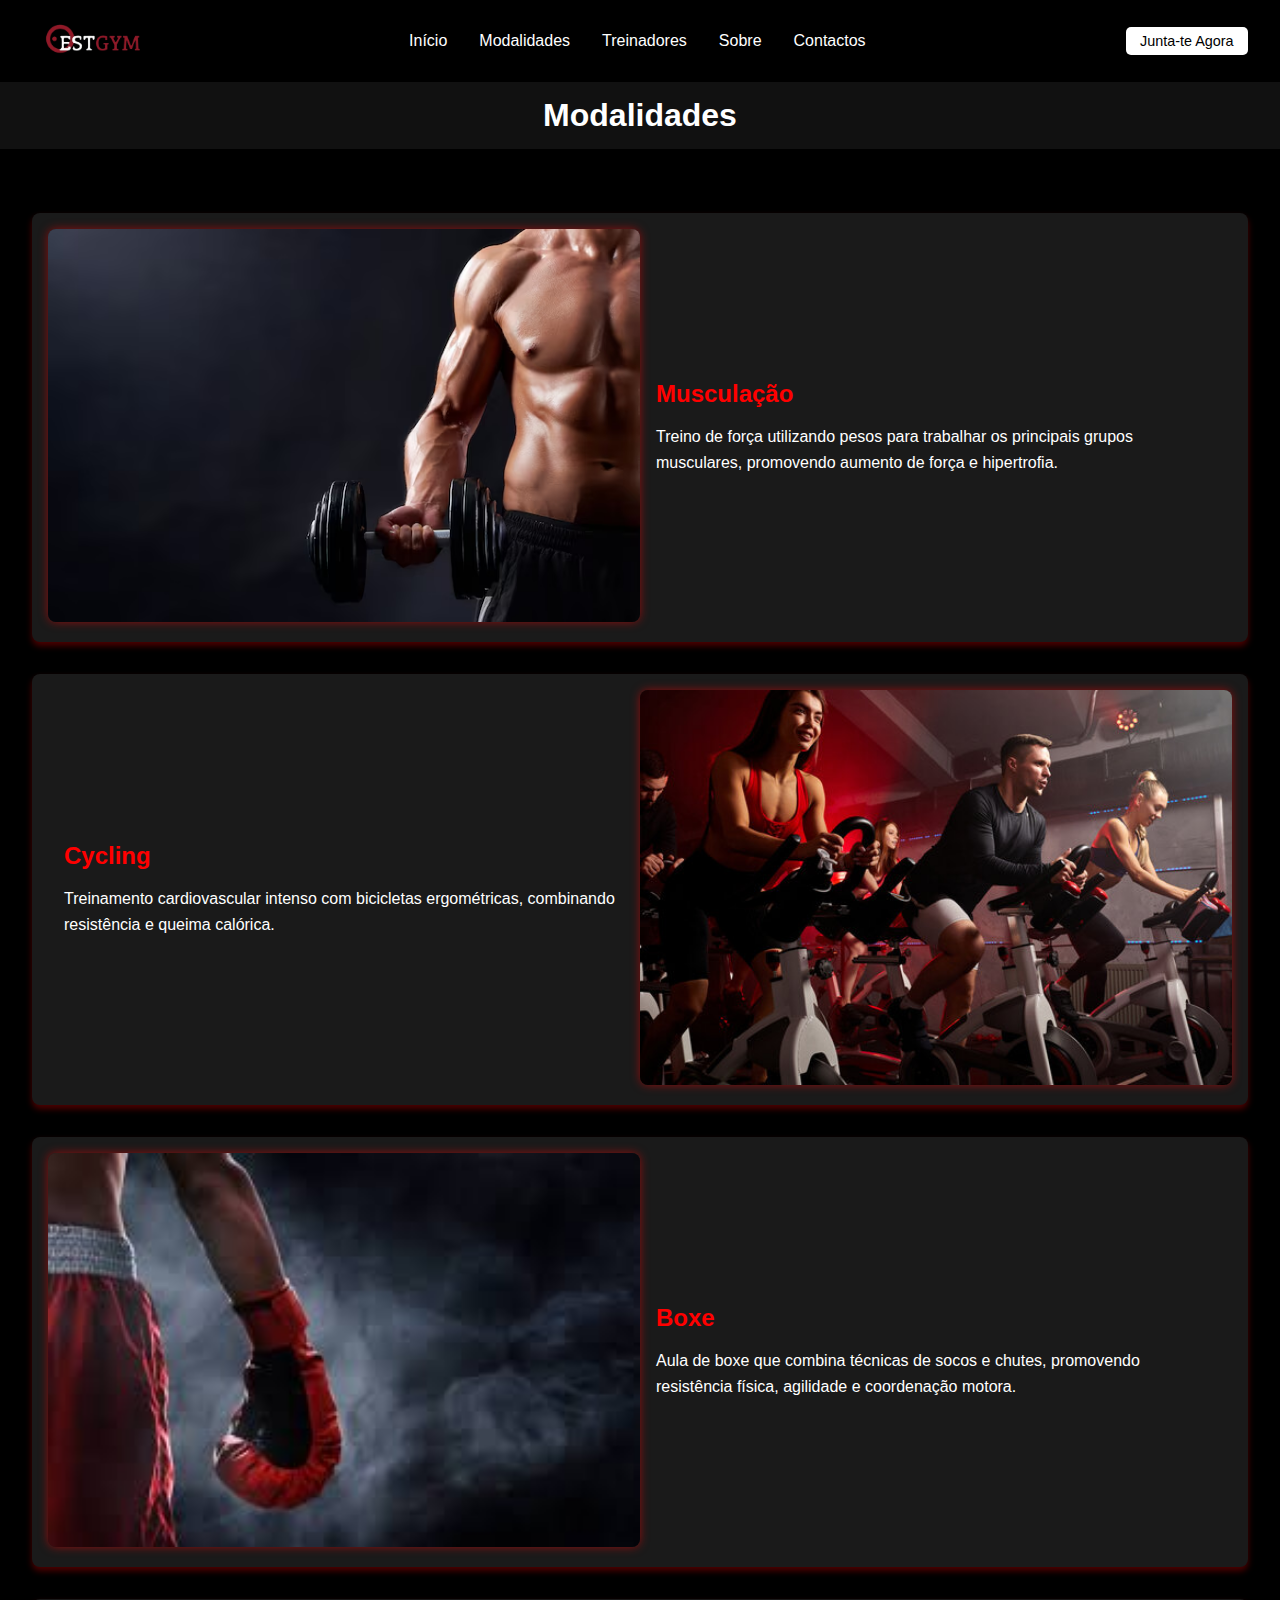
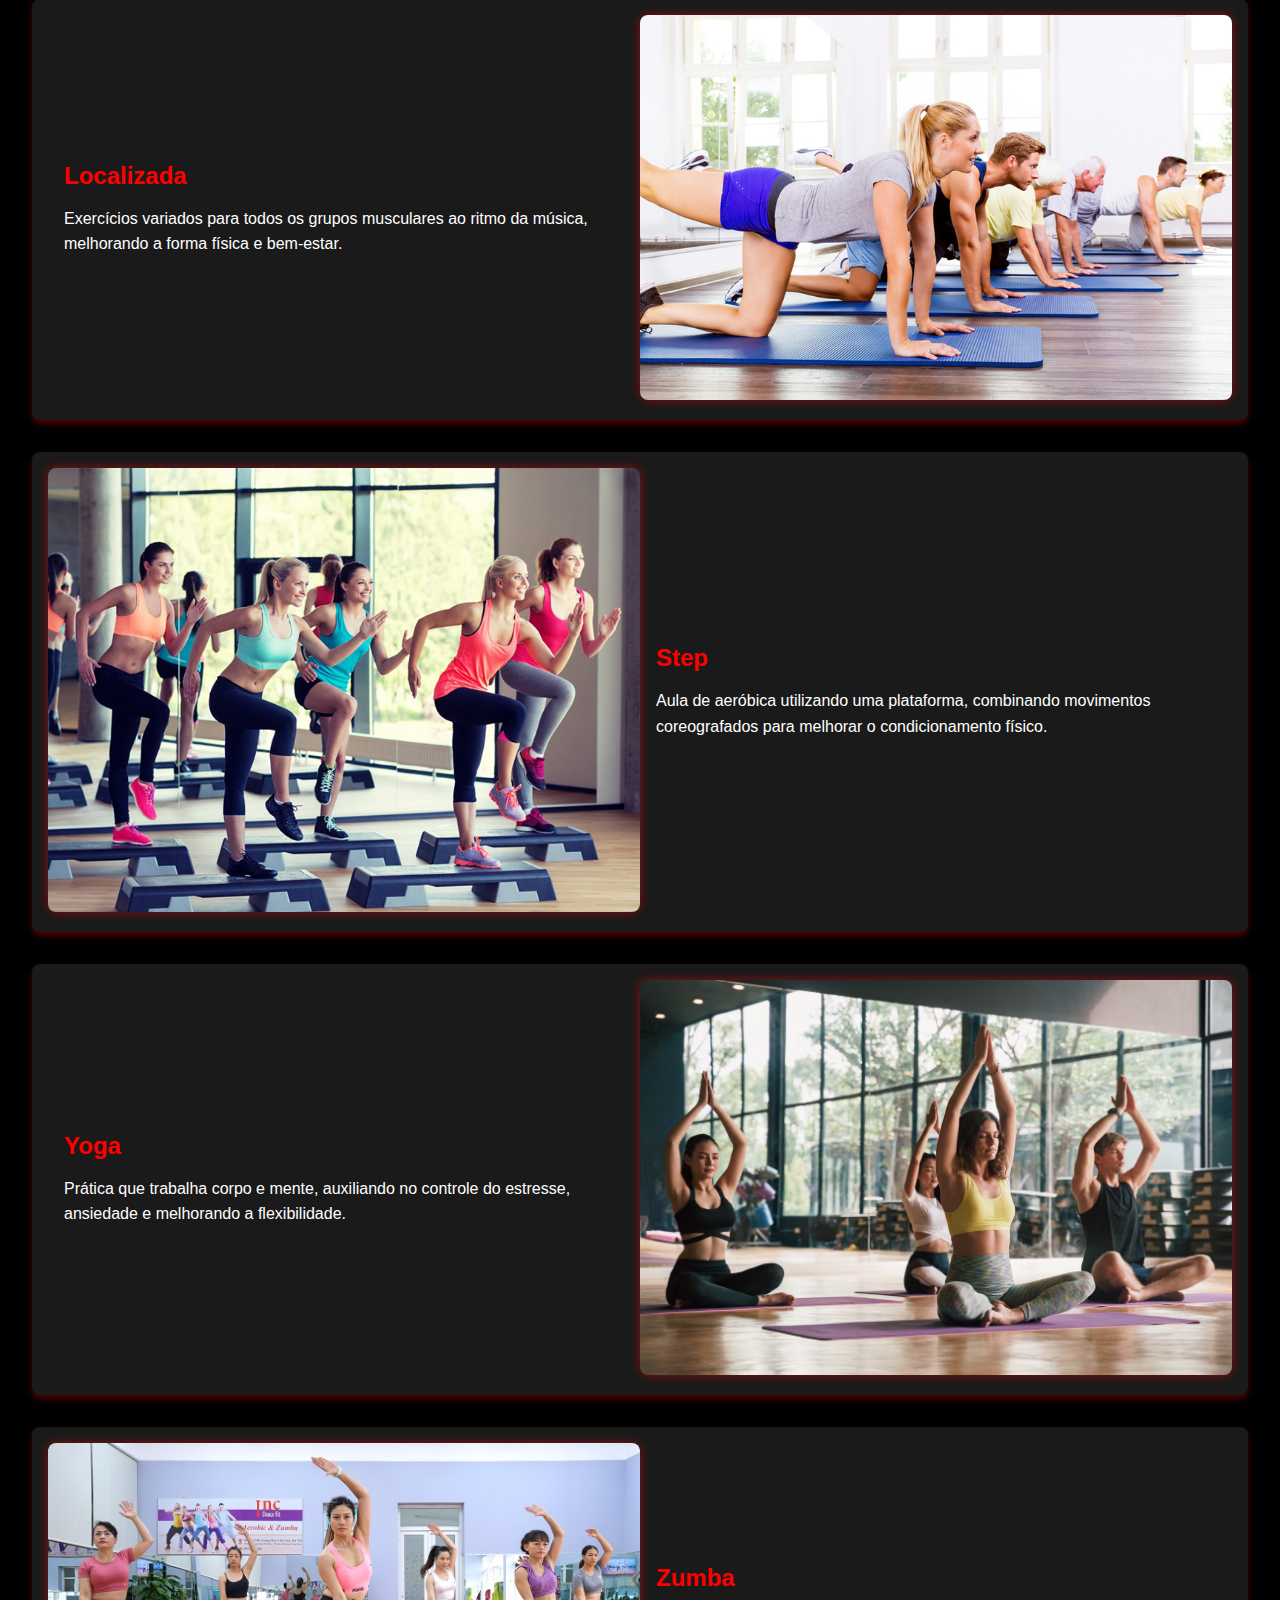
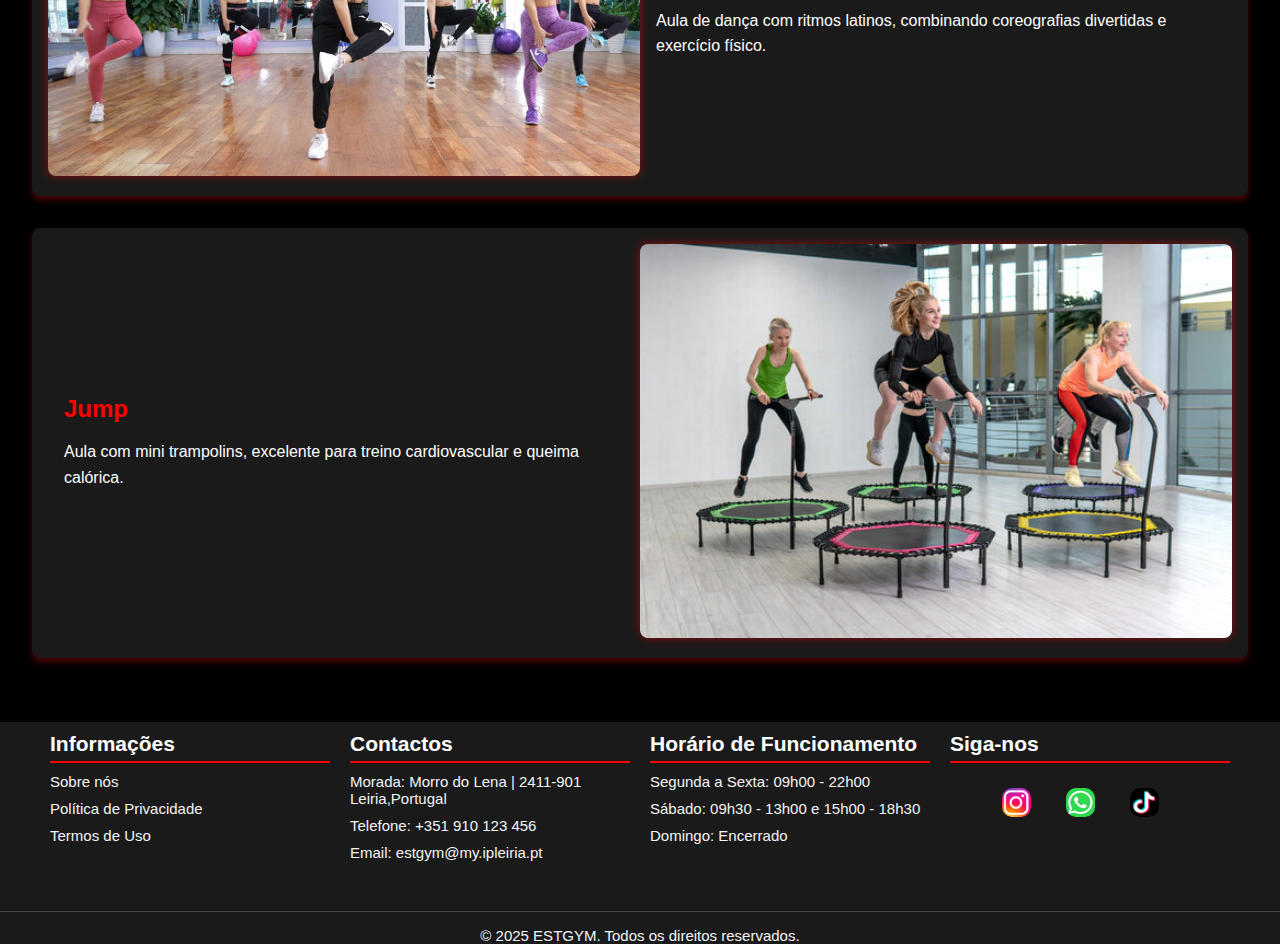
<file: 1ºpág-Rodrigo Dinis-2242378/frontoffice.html>
<!DOCTYPE html>
<html lang="pt">
<head>
    <meta charset="UTF-8">
    <meta name="viewport" content="width=device-width, initial-scale=1.0">
    <title>Modalidades - Be-Fit</title>
    <link rel="stylesheet" href="sty1.css">
    <link rel="stylesheet" href="Nav.css">
    <link rel="stylesheet" href="Footer.css">
 
</head>
<body>
    <nav>
        <a href="#" class="logo">
          <img src="logo.png" alt="ESTGym Logo">
        </a>
      
        <!-- Ícones para Menu hamburguer se quiserem -->
        <label for="menu-toggle" class="burger">
          <span></span>
          <span></span>
          <span></span>
        </label>
        <input type="checkbox" id="menu-toggle" hidden />
      
        <!-- Menu para Desktop -->
        <div class="nav-links">
          <a href="#">Início</a>
          <a href="#">Modalidades</a>
          <a href="#">Treinadores</a>
          <a href="#">Sobre</a>
          <a href="#">Contactos</a>
        </div>
        <a href="#" class="cta">Junta-te Agora</a>
      
        <!-- Menu para Telemóvel -->
        <div class="mobile-menu">
          <a href="#">Início</a>
          <a href="#">Modalidades</a>
          <a href="#">Treinadores</a>
          <a href="#">Sobre</a>
          <a href="#">Contactos</a>
          <a href="#" class="cta">Junta-te Agora</a>
        </div>
      </nav>
  
      <header class="header-plano">
        <h1>Modalidades</h1>
      </header>
      

    </header>
    <main>
        <section class="modalidade">
            <div class="imagem-container">
                <img src="musculo.avif" alt="Musculação">
            </div>
            <div class="modalidade-conteudo">
                <h2>Musculação</h2>
                <p>Treino de força utilizando pesos para trabalhar os principais grupos musculares, promovendo aumento de força e hipertrofia.</p>
            </div>
        </section>
        <section class="modalidade reverse">
            <div class="imagem-container">
                <img src="cycling.jpg" alt="Cycling">
            </div>
            <div class="modalidade-conteudo">
                <h2>Cycling</h2>
                <p>Treinamento cardiovascular intenso com bicicletas ergométricas, combinando resistência e queima calórica.</p>
            </div>
        </section>
        <section class="modalidade">
            <div class="imagem-container">
                <img src="boxe.jpg" alt="Boxe">
            </div>
            <div class="modalidade-conteudo">
                <h2>Boxe</h2>
                <p>Aula de boxe que combina técnicas de socos e chutes, promovendo resistência física, agilidade e coordenação motora.</p>
            </div>
        </section>
        <section class="modalidade reverse">
            <div class="imagem-container">
                <img src="localizada.jpg" alt="Localizada">
            </div>
            <div class="modalidade-conteudo">
                <h2>Localizada</h2>
                <p>Exercícios variados para todos os grupos musculares ao ritmo da música, melhorando a forma física e bem-estar.</p>
            </div>
        </section>
        <section class="modalidade">
            <div class="imagem-container">
                <img src="step.jpg" alt="Step">
            </div>
            <div class="modalidade-conteudo">
                <h2>Step</h2>
                <p>Aula de aeróbica utilizando uma plataforma, combinando movimentos coreografados para melhorar o condicionamento físico.</p>
            </div>
        </section>
        <section class="modalidade reverse">
            <div class="imagem-container">
                <img src="yoga.avif" alt="Yoga">
            </div>
            <div class="modalidade-conteudo">
                <h2>Yoga</h2>
                <p>Prática que trabalha corpo e mente, auxiliando no controle do estresse, ansiedade e melhorando a flexibilidade.</p>
            </div>
        </section>
        <section class="modalidade">
            <div class="imagem-container">
                <img src="zumba.jpg" alt="Zumba">
            </div>
            <div class="modalidade-conteudo">
                <h2>Zumba</h2>
                <p>Aula de dança com ritmos latinos, combinando coreografias divertidas e exercício físico.</p>
            </div>
        </section>
        <section class="modalidade reverse">
            <div class="imagem-container">
                <img src="jump.jpg" alt="Jump">
            </div>
            <div class="modalidade-conteudo">
                <h2>Jump</h2>
                <p>Aula com mini trampolins, excelente para treino cardiovascular e queima calórica.</p>
            </div>
        </section>
    </main>
    <footer class="footer">
        <div class="footer-container">
      
          <div class="footer-section">
            <h3>Informações</h3>
            <p>Sobre nós</p>
            <p>Política de Privacidade</p>
            <p>Termos de Uso</p>
          </div>
  
  
  
          <div class="footer-section">
            <h3>Contactos</h3>
            <p>Morada: Morro do Lena | 2411-901 Leiria,Portugal</p>
            <p>Telefone: +351 910 123 456</p>
            <p>Email: estgym@my.ipleiria.pt</p>
          </div>
  
          <div class="footer-section">
            <h3>Horário de Funcionamento</h3>
            <p>Segunda a Sexta: 09h00 - 22h00</p>
            <p>Sábado: 09h30 - 13h00 e 15h00 - 18h30</p>
            <p>Domingo: Encerrado</p>
          </div>
  
    <div class="footer-section">
            <h3>Siga-nos</h3>
            <div class="social-links">
              <a href="" target="_blank" class="instagram">
                <img src="insta3.png" alt="instagram">
              </a>
              <a href="" target="_blank" aria-label="whatsaap">
                <img src="whatsapp.png" alt="whatsaap">
              </a>
              <a href="" target="_blank" aria-label="TikTok">
                <img src="tiktok.png" alt="tiktok">
              </a>
            </div>
          </div>
        </div>
        <div class="footer-bottom">
          <p>&copy; 2025 ESTGYM. Todos os direitos reservados.</p>
        </div>
      </footer>
</body>
</html>
</file>
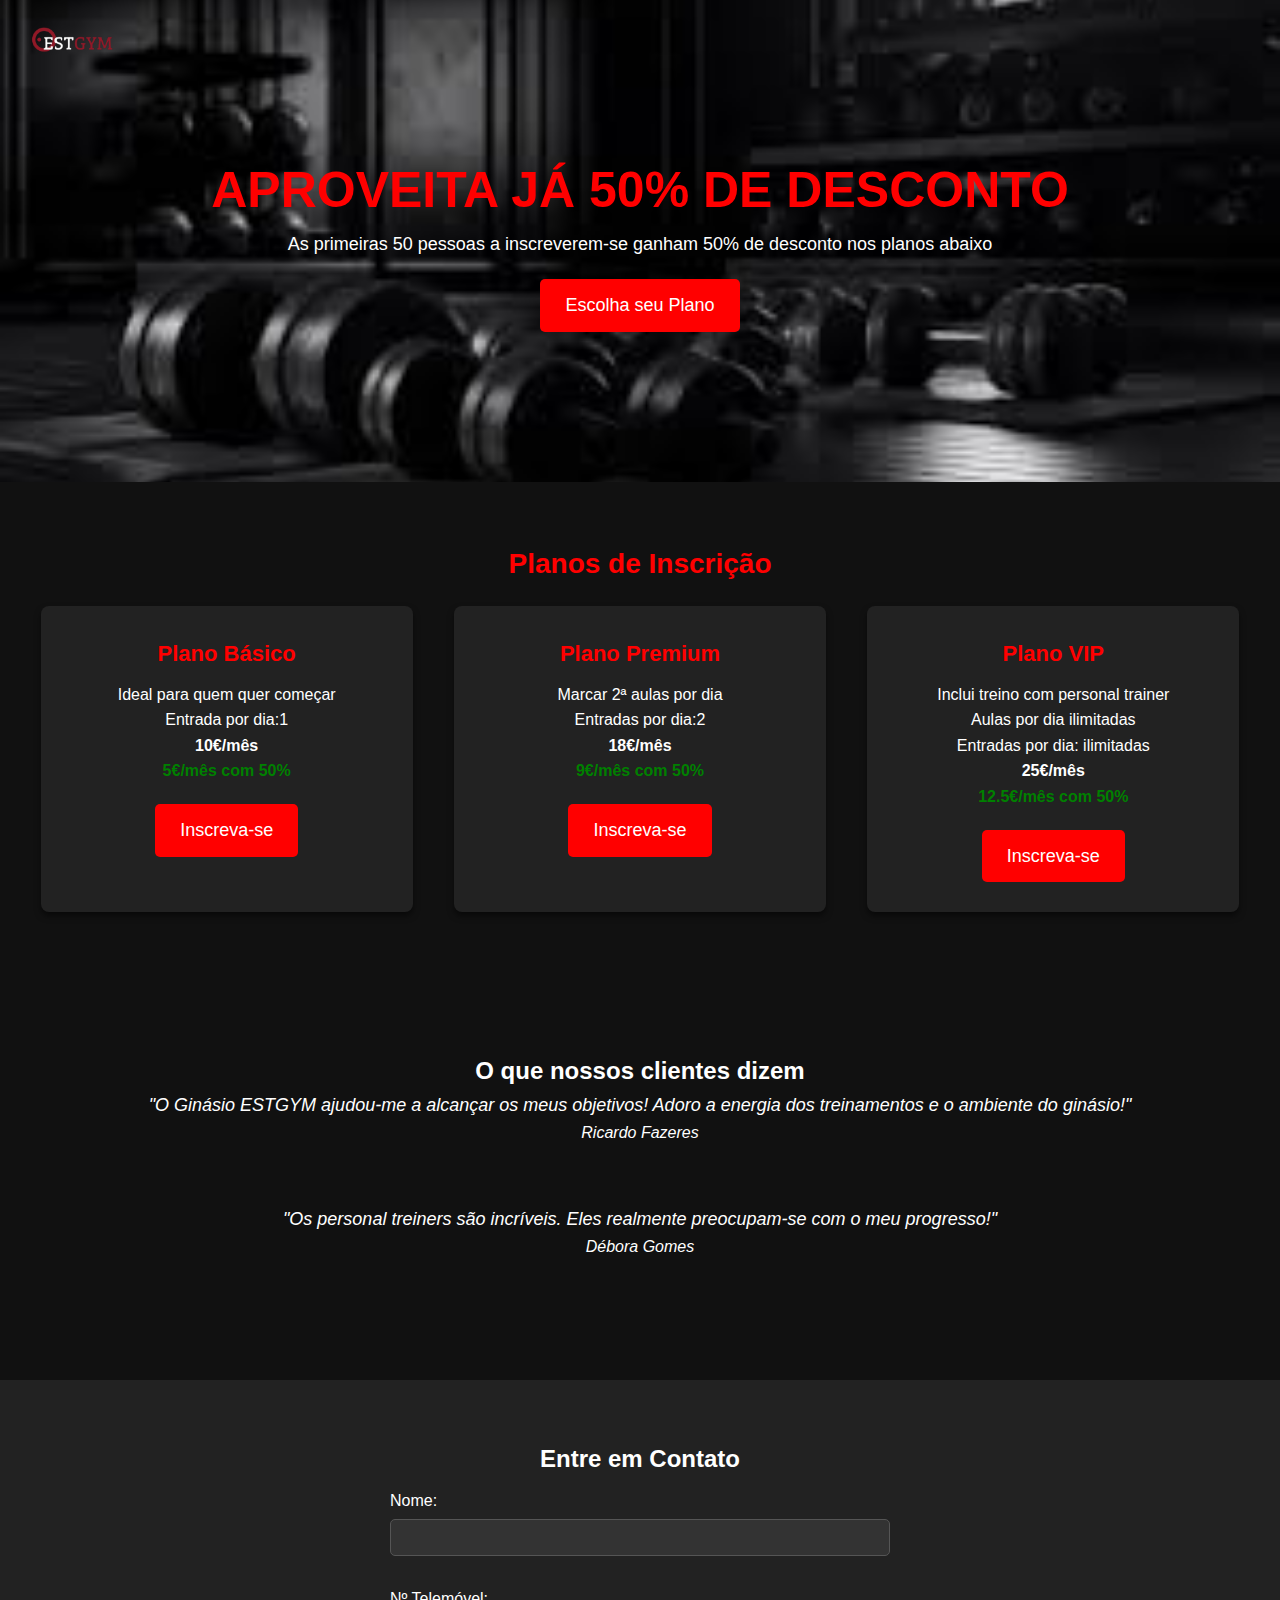
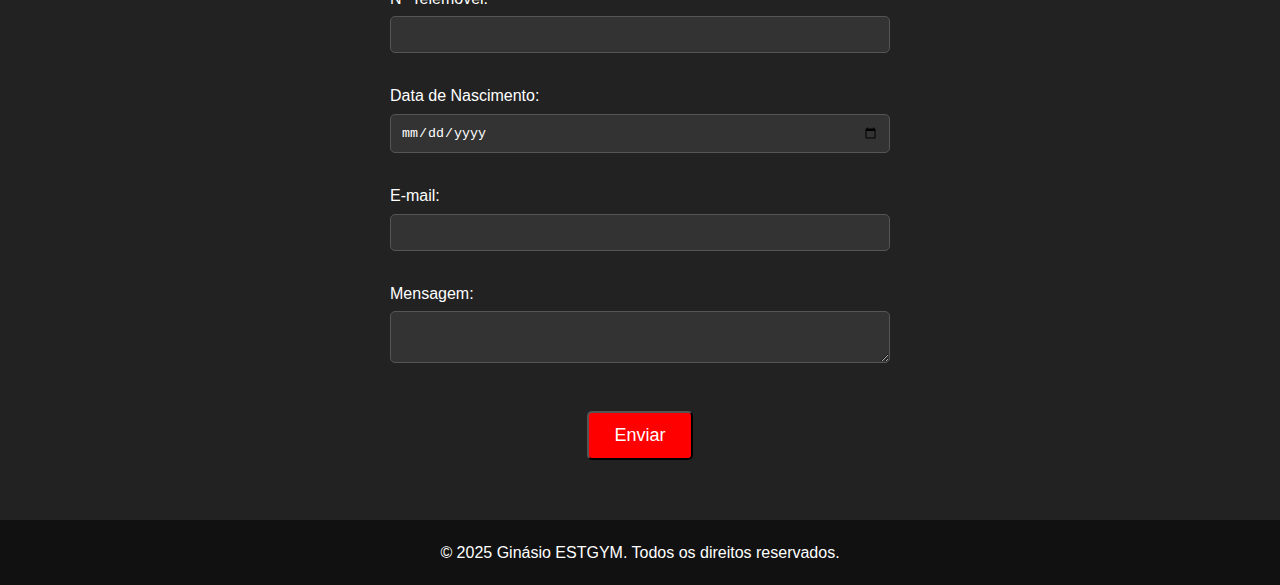
<file: ladingpage-Rodrigo Dinis-2242378/Untitled-1.html>
<!DOCTYPE html>
<html lang="pt">
<head>
    <meta charset="UTF-8">
    <meta name="viewport" content="width=device-width, initial-scale=1.0">
    <title>ESTGYM</title>
    <link rel="stylesheet" href="styless.css">
</head>
<body>
    <section id="intro" class="intro">
        <div class="container">
            <img src="logo.png"  class="logo" alt="logo">
            <h2>APROVEITA JÁ 50% DE DESCONTO</h2>
            <p>As primeiras 50 pessoas a inscreverem-se ganham 50% de desconto nos planos abaixo </p>
            <a href="#planos" class="cta-btn">Escolha seu Plano</a>
        </div>
    </section>

    <section id="planos" class="planos">
        <div class="container">
            <h2>Planos de Inscrição</h2>
            <div class="planos-container">
                <div class="plano">
                    <h3>Plano Básico</h3>
                    <p>Ideal para quem quer começar</p><p> Entrada por dia:1</p>
                    <p><strong> 10€/mês</strong></p><p><strong> <span class="verde">5€/mês com 50%</strong></p></span>
                    <a href="#contato" class="cta-btn">Inscreva-se</a>
                </div>
                <div class="plano">
                    <h3>Plano Premium</h3>
                    <p> Marcar 2ª aulas por dia<p>Entradas por dia:2</p>
                    <p><strong> 18€/mês</strong></p><p><strong><span class="verde">9€/mês com 50%</strong></p></span>
                    <a href="#contato" class="cta-btn">Inscreva-se</a>
                </div>
                <div class="plano">
                    <h3>Plano VIP</h3>
                    <p>Inclui treino com personal trainer<p>Aulas por dia ilimitadas</p>Entradas por dia: ilimitadas</p>
                    <p><strong> 25€/mês</strong></p><p><strong> <span class="verde"> 12.5€/mês com 50%</strong></p></span>
                    <a href="#contato" class="cta-btn">Inscreva-se</a>
                </div>
            </div>
        </div>
    </section>

    <section id="opinioes" class="opiniao">
        <div class="container">
            <h2>O que nossos clientes dizem</h2>
            <div class="opinioes">
                <p>"O Ginásio ESTGYM ajudou-me a alcançar os meus objetivos! Adoro a energia dos treinamentos e o ambiente do ginásio!"</p>
                <cite> Ricardo Fazeres</cite>
            </div>
            <div class="opiniao">
                <p>"Os personal treiners são incríveis. Eles realmente preocupam-se com o meu progresso!"</p>
                <cite> Débora Gomes</cite>
            </div>
        </div>
    </section>

    <section id="contato" class="contato">
        <div class="container">
            <h2>Entre em Contato</h2>
            <form id="contact-form">
                <label for="nome">Nome:</label>
                <input type="text" id="nome" name="nome" required>

                <label for="telemovel">Nº Telemóvel:</label>
                <input type="number" id="telemovel" name="telemovel" required>

                <label for="Data_Nascimento">Data de Nascimento:</label>
                <input type="date" id="data" name="data" required>

                <label for="email">E-mail:</label>
                <input type="email" id="email" name="email" required>

                <label for="mensagem">Mensagem:</label>
                <textarea id="mensagem" name="mensagem" required></textarea>

                <button type="enviar" class="cta-btn">Enviar</button>
            </form>
        </div>
    </section>

    <footer>
        <div class="container">
            <p>&copy; 2025 Ginásio ESTGYM. Todos os direitos reservados.</p>
        </div>
    </footer>

</body>
</html>
</file>
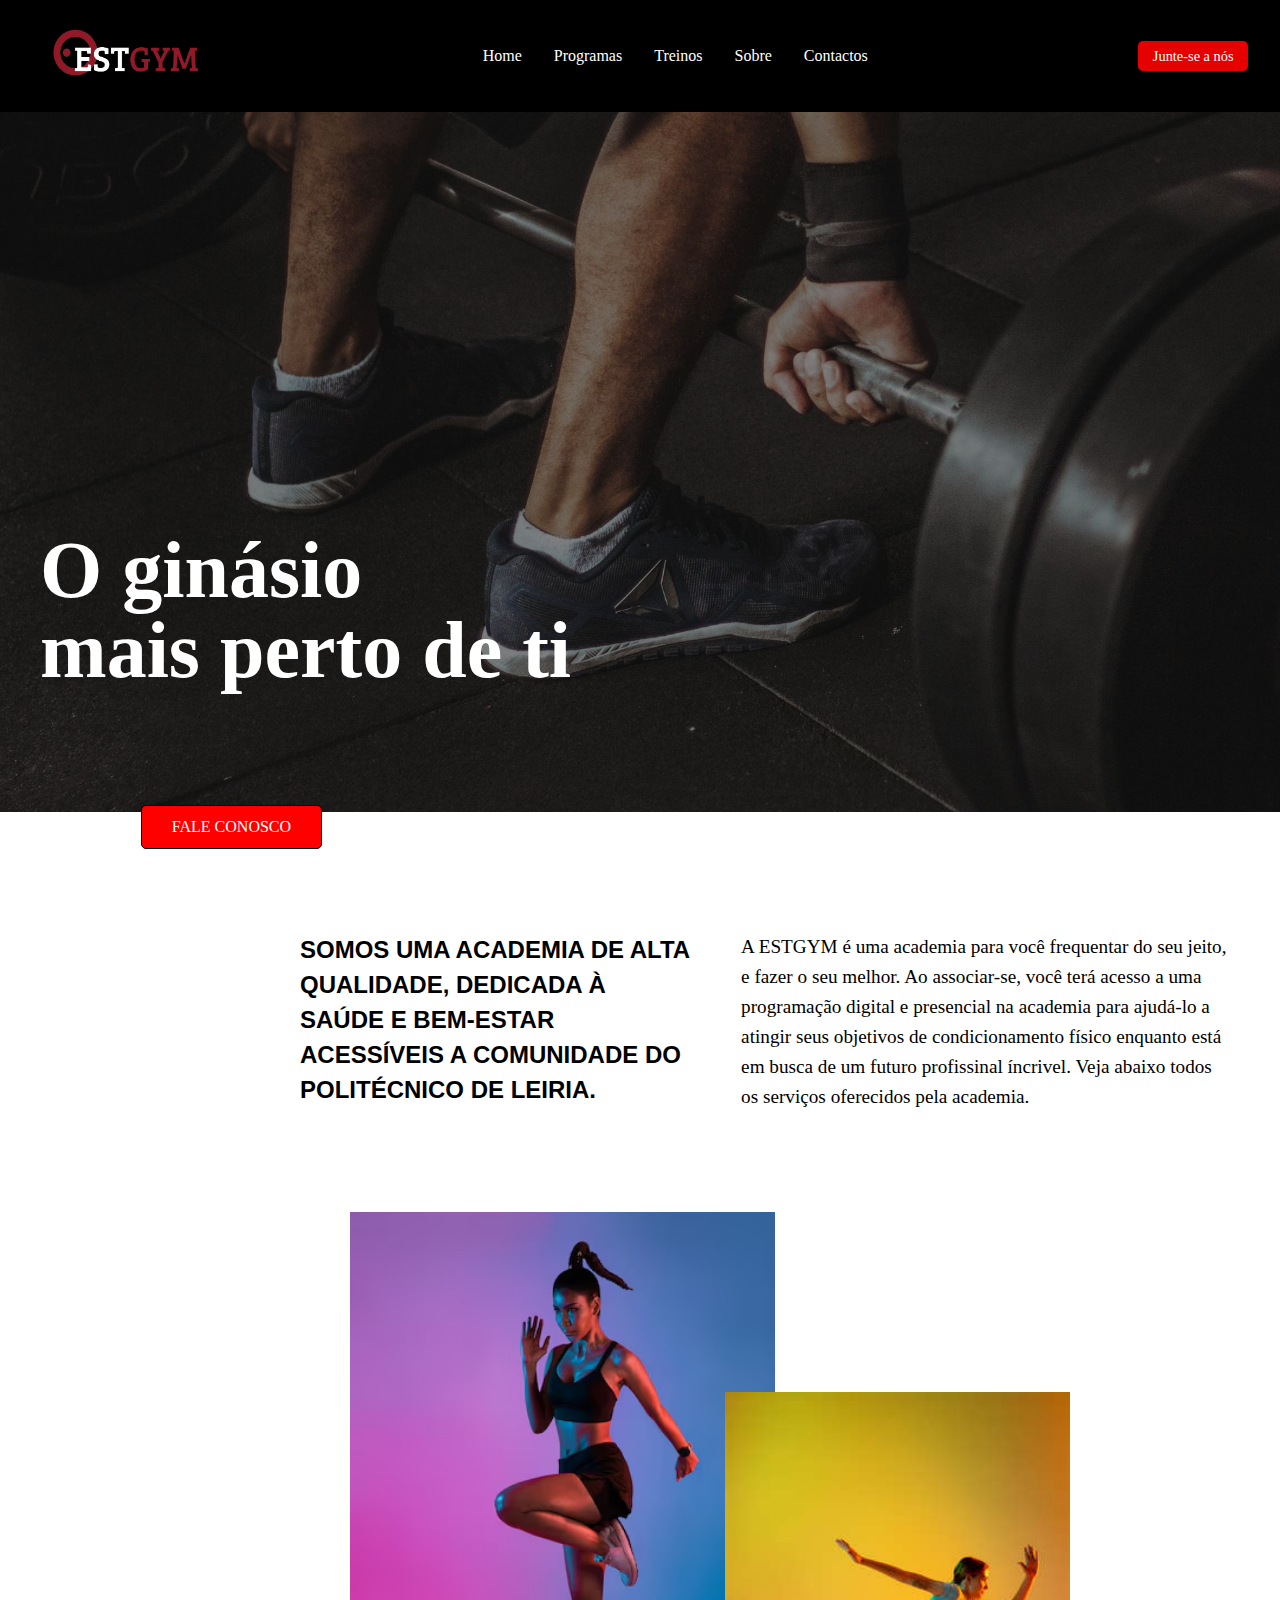
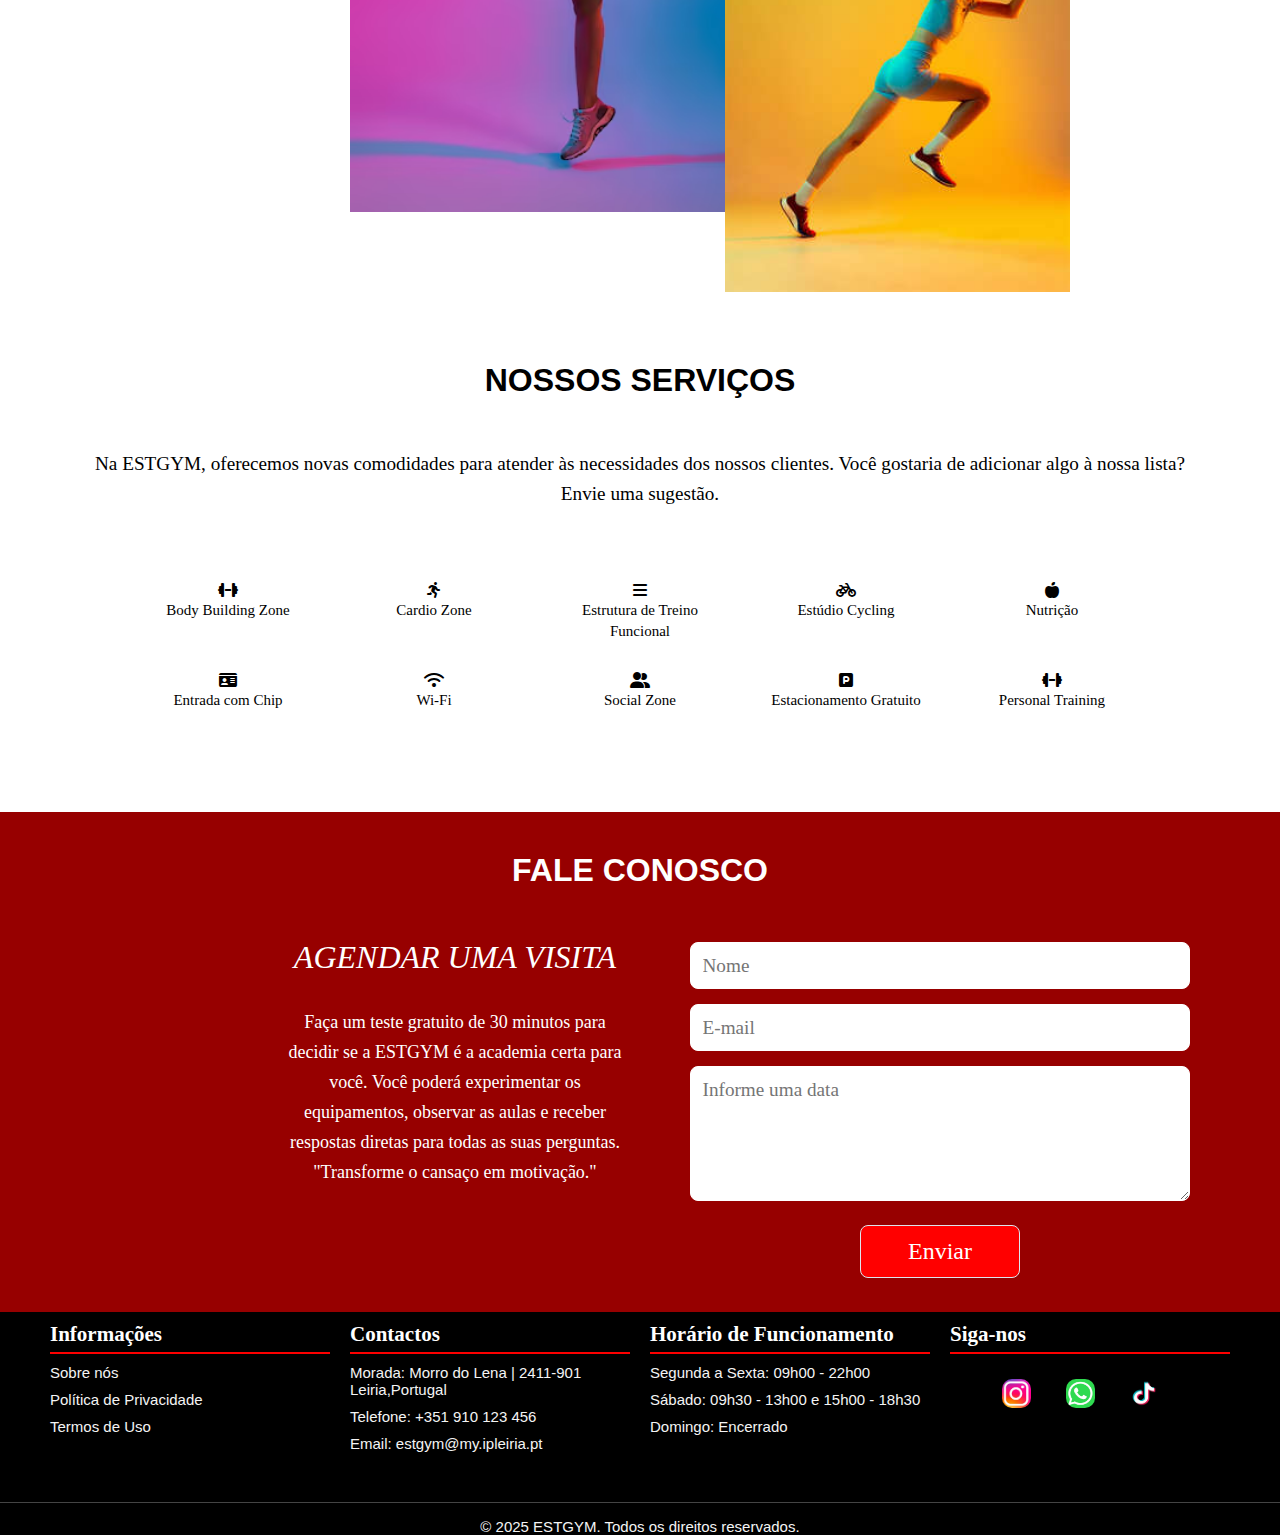
<file: LandingPage-Victória Martins-2241767/landingpageindex.html>
﻿<!DOCTYPE html>
<html lang="pt">

<head>
    <meta charset="utf-8">
    <meta name="viewport" content="width=device-width,initial-scale=1">
    <link rel="stylesheet" href="css/style.css">
    <link href="https://cdnjs.cloudflare.com/ajax/libs/font-awesome/6.5.0/css/all.min.css" rel="stylesheet">
    <script src="javascript.js"></script>
    <title>Landing Page</title>
</head>

<body>
    <nav>
        <img src="uploads/capa/Captura_de_tela_2025-03-11_195526-removebg-preview (1).png">

        <label for="menu-toggle" class="burger">
            <span></span>
            <span></span>
            <span></span>
        </label>
        <input type="checkbox" id="menu-toggle" hidden />

        <div class="nav-links">
            <a href="#">Home</a>
            <a href="#">Programas</a>
            <a href="#">Treinos</a>
            <a href="#">Sobre</a>
            <a href="#">Contactos</a>
        </div>
        <a href="#" class="cta">Junte-se a nós</a>

        <div class="mobile-menu">
            <a href="#">Home</a>
            <a href="#">Programas</a>
            <a href="#">Treinos</a>
            <a href="#">Sobre</a>
            <a href="#">Contactos</a>
            <a href="#" class="cta">Junte-se a nós</a>
        </div>
    </nav>

    <header>
        <div class="capa">
            <img src="uploads/capa/Red and Black Modern Gym Presentation.jpg">
        </div>
        <div class="texto">
            <p>O ginásio <br>mais perto de ti</p>
            <a href="#faleconosco">FALE CONOSCO</a>
        </div>
    </header>

    <div class="sobre">
        <h1>SOMOS UMA ACADEMIA DE ALTA QUALIDADE, DEDICADA À SAÚDE E BEM-ESTAR ACESSÍVEIS A COMUNIDADE DO POLITÉCNICO DE LEIRIA.</h1>
        <p>A ESTGYM é uma academia para você frequentar do seu jeito, e fazer o seu melhor. Ao associar-se, você terá
            acesso a uma programação digital e presencial na academia para ajudá-lo a atingir seus objetivos de
            condicionamento físico enquanto está em busca de um futuro profissinal íncrivel. Veja abaixo todos os serviços oferecidos pela academia.</p>
    </div>

    <div class="imagens">
        <div class="imagem1">
            <img
                src="uploads/modalidades/atleta-desportista-asiatica-correndo-como-parte-do-treino-de-queima-de-gordura-no-fundo-de-neon-do-estudio-de-fitness_74952-1976.avif">
        </div>
        <div class="imagem2">
            <img
                src="uploads/modalidades/188677529-profissional-longjumper-uma-atleta-feminina-em-esportes-uniforme-salto-isolado-no-fundo-amarelo.jpg">
        </div>
    </div>

    <div class="servicos">
        <h1>NOSSOS SERVIÇOS</h1>
        <p>Na ESTGYM, oferecemos novas comodidades para atender às necessidades dos nossos clientes. Você
        gostaria de adicionar algo à nossa lista? <br>Envie uma sugestão.</p>
    </div>


    <div class="features">
        <div class="feature">
            <i class="fas fa-dumbbell"></i>
            <p>Body Building Zone</p>
          </div>
          <div class="feature">
            <i class="fas fa-running"></i>
            <p>Cardio Zone</p>
          </div>
          <div class="feature">
            <i class="fas fa-bars"></i>
            <p>Estrutura de Treino Funcional</p>
          </div>
          <div class="feature">
            <i class="fas fa-bicycle"></i>
            <p>Estúdio Cycling</p>
          </div>
          <div class="feature">
            <i class="fas fa-apple-alt"></i>
            <p>Nutrição</p>
          </div>
          <div class="feature">
            <i class="fas fa-id-card"></i>
            <p>Entrada com Chip</p>
          </div>
          <div class="feature">
            <i class="fas fa-wifi"></i>
            <p>Wi-Fi</p>
          </div>
          <div class="feature">
            <i class="fas fa-user-friends"></i>
            <p>Social Zone</p>
          </div>
          <div class="feature">
            <i class="fas fa-parking"></i>
            <p>Estacionamento Gratuito</p>
          </div>
          <div class="feature">
            <i class="fas fa-dumbbell"></i>
            <p>Personal Training</p>
          </div>
    </div>

    <div class="titulo">
        <h1>FALE CONOSCO</h1>
    </div>

    <div id="faleconosco" class="contacto">
        <p>
            <i>AGENDAR UMA VISITA</i> <br>
            <br>Faça um teste gratuito de 30 minutos para decidir se a ESTGYM
            é a academia certa para você. Você poderá experimentar os equipamentos, observar as aulas e receber
            respostas diretas para todas as suas perguntas.
            "Transforme o cansaço em motivação."
        </p>
        <div class="coluna">
            <form method="post" action="#" class="formulario">
                <label>
                    <input type="text" name="nome" class="campo" placeholder="Nome" required="">
                </label>
                <label>
                    <input type="text" name="email" class="campo" placeholder="E-mail" required="">
                </label>
                <label>
                    <textarea name="mensagem" class="campo" placeholder="Informe uma data" rows="5"
                        required=""></textarea>
                </label>
                <label class = "botao">
                    <input type="hidden" name="acao" value="enviar">
                    <button class="btn-enviar" title="Enviar">Enviar</button>
                </label>
            </form>
        </div>
    </div>
  
    <footer class="footer">
        <div class="footer-container">
      
          <div class="footer-section">
            <h3>Informações</h3>
            <p>Sobre nós</p>
            <p>Política de Privacidade</p>
            <p>Termos de Uso</p>
          </div>

          <div class="footer-section">
            <h3>Contactos</h3>
            <p>Morada: Morro do Lena | 2411-901 Leiria,Portugal</p>
            <p>Telefone: +351 910 123 456</p>
            <p>Email: estgym@my.ipleiria.pt</p>
          </div>

          <div class="footer-section">
            <h3>Horário de Funcionamento</h3>
            <p>Segunda a Sexta: 09h00 - 22h00</p>
            <p>Sábado: 09h30 - 13h00 e 15h00 - 18h30</p>
            <p>Domingo: Encerrado</p>
          </div>
  
    <div class="footer-section">
            <h3>Siga-nos</h3>
            <div class="social-links">
              <a href="" target="_blank" class="instagram">
                <img src="uploads/capa/insta3.png" alt="instagram">
              </a>
              <a href="" target="_blank" aria-label="whatsaap">
                <img src="uploads/capa/whatsapp.png" alt="whatsaap">
              </a>
              <a href="" target="_blank" aria-label="TikTok">
                <img src="uploads/capa/tiktok.png" alt="tiktok">
              </a>
            </div>
          </div>
        </div>
        <div class="footer-bottom">
          <p>&copy; 2025 ESTGYM. Todos os direitos reservados.</p>
        </div>
      </footer>

</body>
</html>
</file>
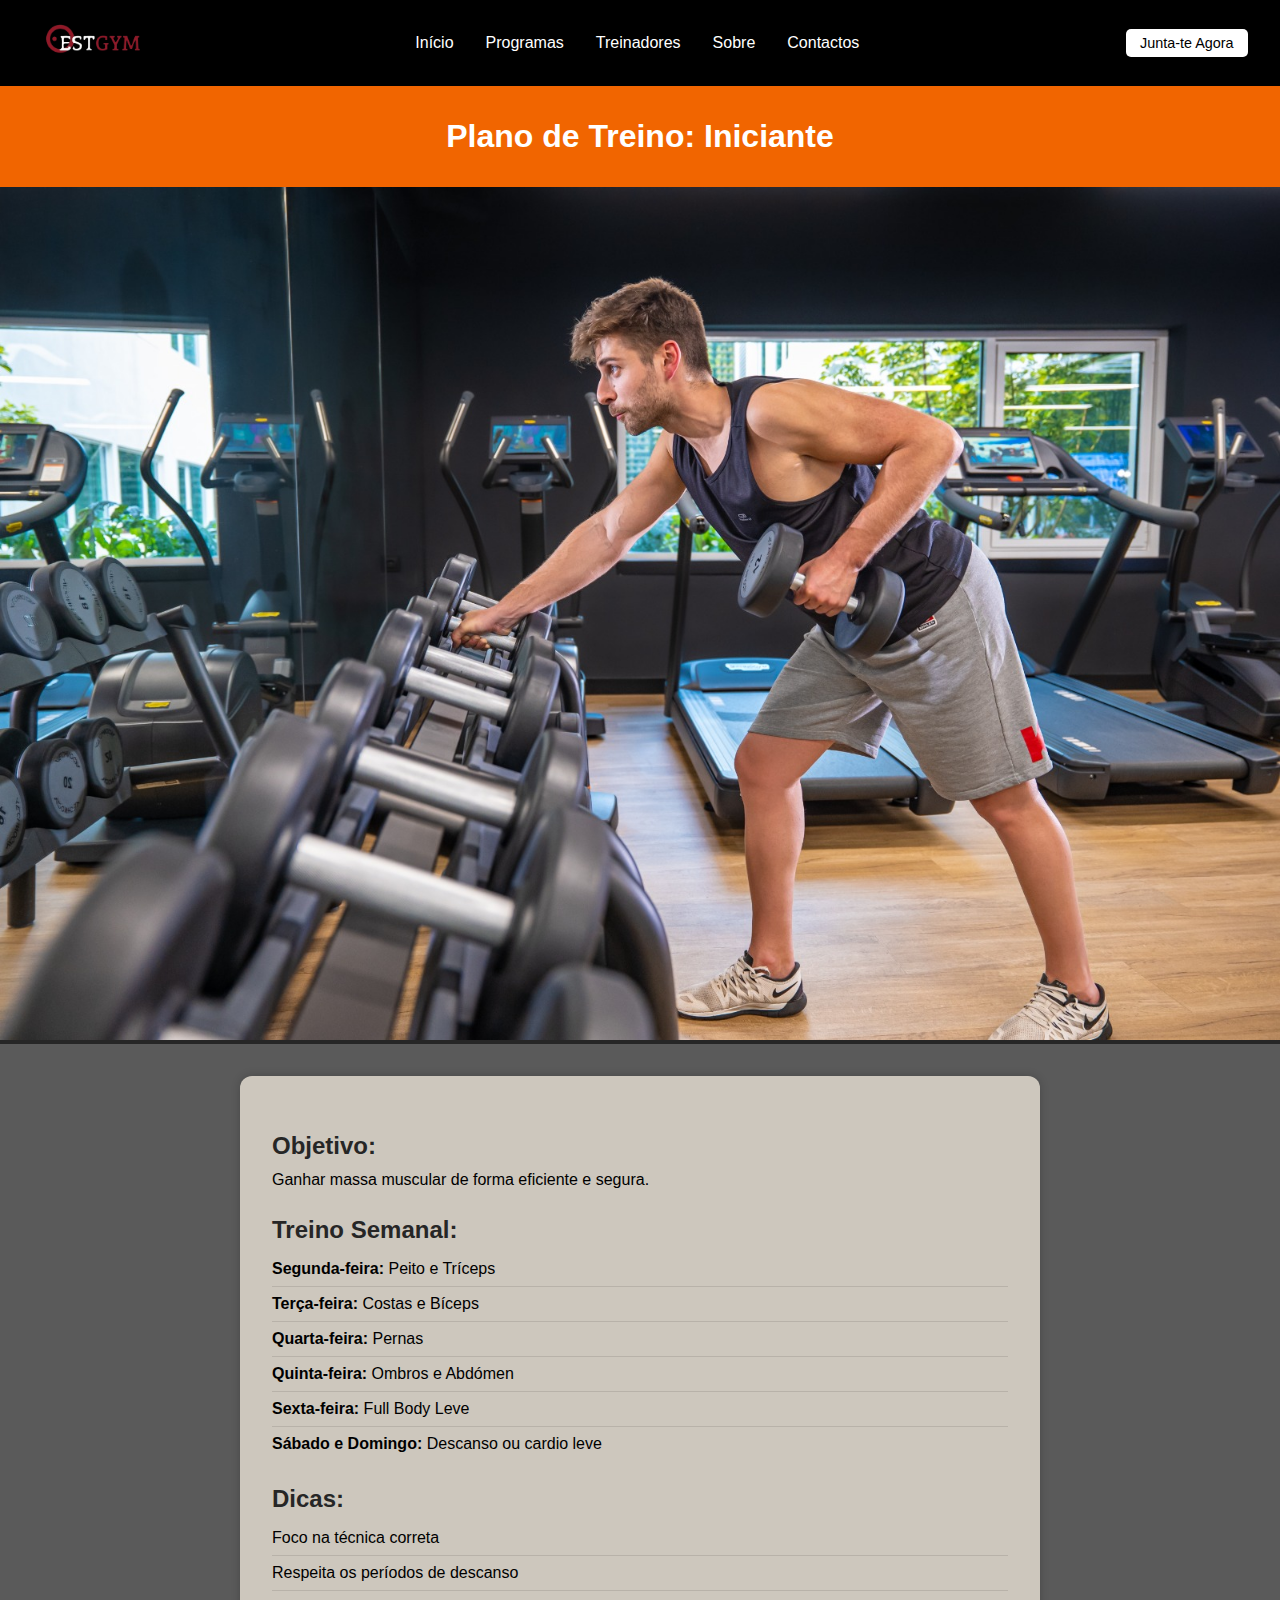
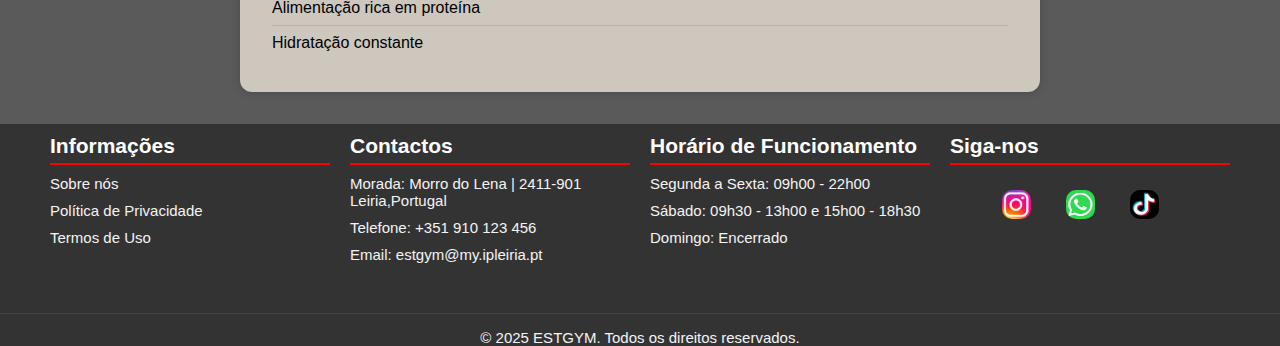
<file: 1º pagina do ginasio-micael-2241759/footer4/footer2.html>
<!DOCTYPE html>
<html lang="en">
<head>
    <meta charset="UTF-8">
    <meta name="viewport" content="width=device-width, initial-scale=1.0">
    <title>Gym Landing Page</title>
    <link rel="stylesheet" href="footer2.css">
    <script src="js/hamb.js"></script>
</head>
<body>
  
  <nav>
    <a href="inicio.html" class="logo">
      <img src="WhatsApp_Image_2025-04-08_at_10.13.37-removebg-preview.png" alt="ESTGym Logo">
    </a>
  
  
    <label for="menu-toggle" class="burger">
      <span></span>
      <span></span>
      <span></span>
    </label>
    <input type="checkbox" id="menu-toggle" hidden />
  
    
    <div class="nav-links">
      <a href="inicio.html">Início</a> 
      <a href="programas.html">Programas</a> 
      <a href="treinadores.html">Treinadores</a> 
      <a href="sobre.html">Sobre</a> 
      <a href="contactos.html">Contactos</a> 
    </div>
    <a href="junta-te.html" class="cta">Junta-te Agora</a> 
  
    <div class="mobile-menu">
      <a href="inicio.html">Início</a> 
      <a href="programas.html">Programas</a> 
      <a href="treinadores.html">Treinadores</a> 
      <a href="sobre.html">Sobre</a> 
      <a href="contactos.html">Contactos</a> 
      <a href="junta-te.html" class="cta">Junta-te Agora</a> 
    </div>
  </nav>

  
  <header class="header-plano">
    <h1>Plano de Treino: Iniciante</h1>
  </header>
  
  <div class="imagem-banner">
    <img src="yotel-porto-gym-strenght.jpeg" alt="Imagem de treino" style="width: 100%; height: auto;">
  </div>
  <div class="banner"></div>

  <main>
    <section class="plano">
      <h2>Objetivo:</h2>
      <p>Ganhar massa muscular de forma eficiente e segura.</p>

      <h2>Treino Semanal:</h2>
      <ul>
        <li><strong>Segunda-feira:</strong> Peito e Tríceps</li>
        <li><strong>Terça-feira:</strong> Costas e Bíceps</li>
        <li><strong>Quarta-feira:</strong> Pernas</li>
        <li><strong>Quinta-feira:</strong> Ombros e Abdómen</li>
        <li><strong>Sexta-feira:</strong> Full Body Leve</li>
        <li><strong>Sábado e Domingo:</strong> Descanso ou cardio leve</li>
      </ul>

      <h2>Dicas:</h2>
      <ul>
        <li>Foco na técnica correta</li>
        <li>Respeita os períodos de descanso</li>
        <li>Alimentação rica em proteína</li>
        <li>Hidratação constante</li>
      </ul>
    </section>
  </main>

  <!--footer-->
  <footer class="footer">
    <div class="footer-container">
      <div class="footer-section">
        <h3>Informações</h3>
        <p>Sobre nós</p>
        <p>Política de Privacidade</p>
        <p>Termos de Uso</p>
      </div>

      <div class="footer-section">
        <h3>Contactos</h3>
        <p>Morada: Morro do Lena | 2411-901 Leiria,Portugal</p>
        <p>Telefone: +351 910 123 456</p>
        <p>Email: estgym@my.ipleiria.pt</p>
      </div>

      <div class="footer-section">
        <h3>Horário de Funcionamento</h3>
        <p>Segunda a Sexta: 09h00 - 22h00</p>
        <p>Sábado: 09h30 - 13h00 e 15h00 - 18h30</p>
        <p>Domingo: Encerrado</p>
      </div>

      <div class="footer-section">
        <h3>Siga-nos</h3>
        <div class="social-links">
          <a href="" target="_blank" class="instagram">
            <img src="insta3.png" alt="instagram">
          </a>
          <a href="" target="_blank" aria-label="whatsaap">
            <img src="whatsapp.png" alt="whatsaap">
          </a>
          <a href="" target="_blank" aria-label="TikTok">
            <img src="tiktok.png" alt="tiktok">
          </a>
        </div>
      </div>
    </div>
    <div class="footer-bottom">
      <p>&copy; 2025 ESTGYM. Todos os direitos reservados.</p>
    </div>
  </footer>

</body>
</html>
</file>
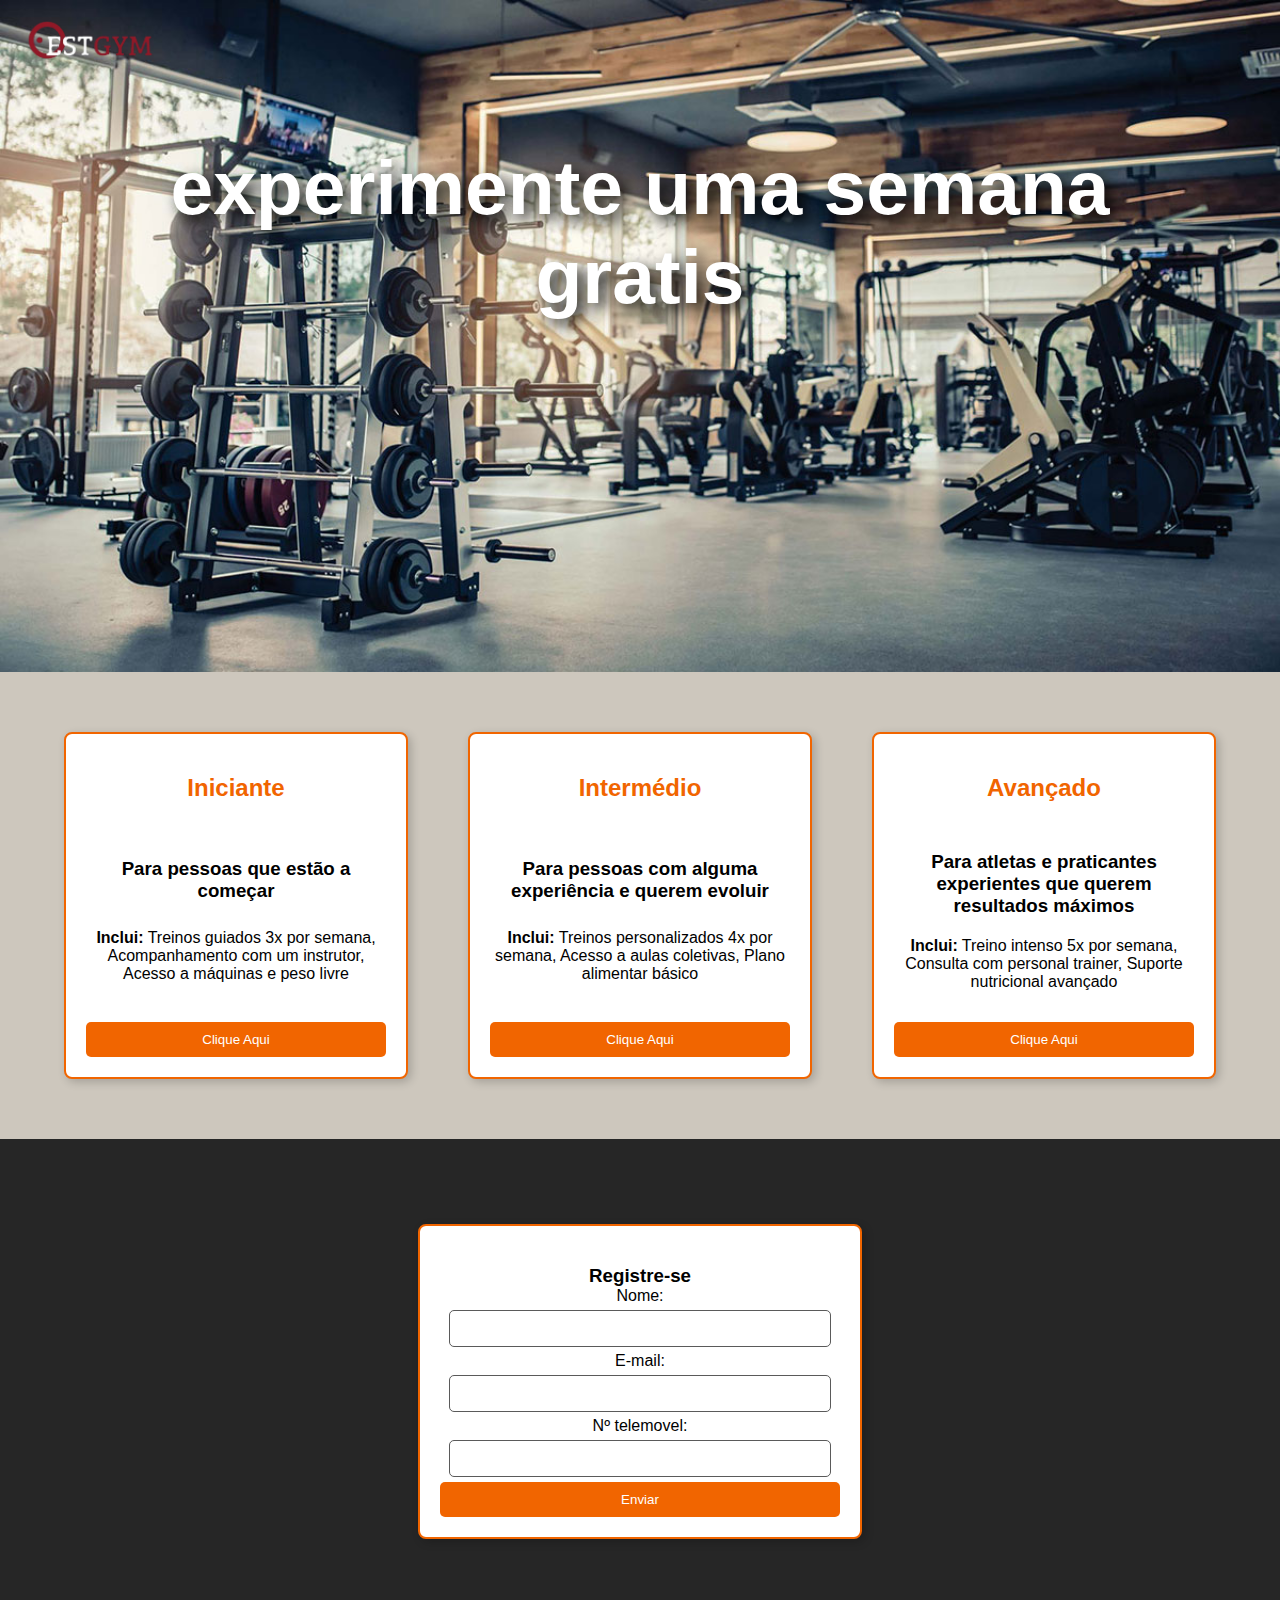
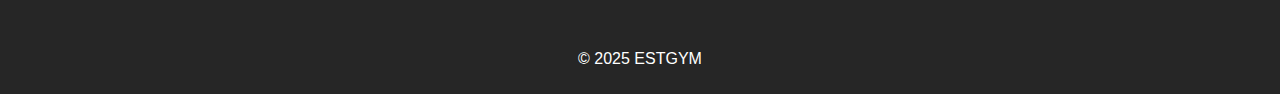
<file: Landing page-micael-2241759/ginasio ESTGYM/ginasio/ginagio.html>
<!DOCTYPE html>
<html lang="pt">
<head>
    <meta charset="UTF-8">
    <meta name="viewport" content="width=device-width, initial-scale=1.0">
    <title>ESTGYM</title>
    <link rel="stylesheet" href="styles.css">
</head>
<body>
    <div class="hero-container">
        <img class="hero-image" src="artigo19.jpg" alt="Imagem de fundo">
        <div class="hero-text">
            <h1>experimente uma semana gratis</h1>
        </div>
        <div class="logo-overlay">
            <img src="WhatsApp_Image_2025-04-08_at_10.13.37-removebg-preview.png" alt="Logotipo">
        </div>
    </div>
    
    
    <div class="container">
        <div class="box">
            <h2 class="box-title">Iniciante</h2>
            <h3><p>Para pessoas que estão a começar</p></h3>
                <h4><p><strong>Inclui:</strong> Treinos guiados 3x por semana,
                 Acompanhamento com um instrutor,
                Acesso a máquinas e peso livre</p></h4>
            <button>Clique Aqui</button>
        </div>

        <div class="box">
            <h2 class="box-title">Intermédio</h2>
            <h3><p>Para pessoas com alguma experiência e querem evoluir</p></h3> 
                <h4><p><strong>Inclui:</strong> Treinos personalizados 4x por semana,
                 Acesso a aulas coletivas,
                 Plano alimentar básico</p></h4>
            <button>Clique Aqui</button>
        </div>
        <div class="box">
            <h2 class="box-title">Avançado</h2>
            <h3><p>Para atletas e praticantes experientes que querem resultados máximos</p></h3>
                <h4><p><strong>Inclui:</strong> Treino intenso 5x por semana,
                Consulta com personal trainer,
                Suporte nutricional avançado</p></h4>
            
            <button>Clique Aqui</button>
        </div>
    </div>
    <div class="form-section"> 
        <div class="formulario">
            <h3>Registre-se</h3>
            <form>
                <label for="username">Nome:</label><br>
                <input type="text" id="username" name="username"><br>
                
                <label for="email">E-mail:</label><br>
                <input type="email" id="email" name="email"><br>
                
                <label for="pwd">Nº telemovel:</label><br>
                <input type="number" id="number" name="number"><br>
                
                <button type="submit">Enviar</button>
            </form>
        </div>   
    </div>
    
    </div>
    
    <footer class="footer">
        <p>&copy; 2025 ESTGYM</p>
    </footer>
</body>
</html>
</file>
<file: 1º Página Victória Martins-2241767/style.css>
*{
    margin: 0; 
    padding: 0; 
    font-family:'Arial Narrow';
    scroll-behavior: smooth;
  }

    nav {
    background-color: #000;
    color: white;
    padding: 1rem 2rem;
    display: flex;
    justify-content: space-between;
    align-items: center;
    position: relative;
    }

    nav img {
    width: 180px;
    height: 80px;
    }

    .nav-links {
    display: flex;
    gap: 2rem;
    }

    .nav-links a {
    color: white;
    text-decoration: none;
    font-weight: 500;
    transition: color 0.3s ease;
    }

    .nav-links a:hover {
    color: #e60000;
    }

    .cta {
    background-color: #e60000;
    color: white;
    padding: 0.5rem 1rem;
    border-radius: 5px;
    text-decoration: none;
    transition: background-color 0.3s ease;
    }

    .cta:hover {
    background-color: #cc0000;
    }

    .burger {
    display: none;
    flex-direction: column;
    cursor: pointer;
    }

    .burger span {
    height: 3px;
    width: 25px;
    background: white;
    margin: 4px 0;
    border-radius: 2px;
    transition: 0.3s ease;
    }

    #menu-toggle {
    display: none;
    }

    a {
    color: white;
    text-decoration: none;
    }

    a:hover {
    color: #e60000;
    }

    .mobile-menu {
    display: none;
    transition: all 0.3s ease;
    }

    #menu-toggle:checked ~ .mobile-menu {
    display: flex;
    flex-direction: column;
    align-items: center;
    justify-content: flex-start;
    position: absolute;
    top: 100%;
    left: 0;
    width: 100%;
    background-color: #111;
    padding: 1.5rem 1rem 2rem;
    gap: 1rem;
    text-align: center;
    border-top: 1px solid #333;
    box-shadow: 0 8px 16px rgba(0,0,0,0.3);
    z-index: 10;
    }

    .mobile-menu a {
    font-size: 1rem;
    }

    .cta {
    padding: 0.4rem 0.9rem;
    font-size: 0.9rem;
    }

    .header{
    background-size: cover;
    background-position: center center; 
    }

    .capa img{
    width: 100%;
    display: flex;
    margin-top: 0px;
    height: 700px;
    }

    .texto p{
    position: absolute;
    top: 60%; 
    left: 50%; 
    color: white;
    font-size: 80px;
    font-weight: bold;
    margin-left: -300px;
    margin-top: -80px;
    line-height: 80px;
    }

    .text{
        background-color: #000;
        padding: 10px;
        align-items: center;
        justify-content: center;
        justify-items: center;
        height: 40px;
    }

    .text h2{
        color: #f7f4f4;
        margin-top: 30px;
    }

    .profile {
        font-family: Arial;
        width: 100%;
        height: 350px;
        box-shadow: none;
        background-color: #000000;
        display: flex;
        align-items: center;
        justify-content: center;
    }

    .autor{
        margin: 10px;
    }
    
    .autor p {
        background-color: #ffffff;
        width: 300px;
        height: 100px;
        padding: 50px;
        border-radius: 5px;
        margin-top: 50px; 
        line-height: 20px;
    }
    
    .autor img {
    height: 90px;
    width: 90px;
    border-radius: 50%;
    position: absolute;
    margin-left: 10px;
    }

    .contacto{ 
      background-color:#ffffff; 
      height: 470px;
      width: 100%;
      align-items: center;
      justify-content: center;
      justify-items: center;
    }

  .contacto h2{
    color: #000000;
    margin-top: 50px;
  }
  
  .coluna{ 
    width:50%; 
  }
  
  .formulario{ 
    width:500px; 
    margin-left: 130px;
    margin-top: 50px;
  }  
  
  .formulario label{ 
    width:100%; 
    float:left; 
    margin-bottom:15px; 
  }
  
  .formulario .campo{ 
    font-size:1.2em;
    color:#fff9f9; 
    outline:none; 
    border:1px #000000 solid; 
    border-radius:8px; 
    padding:0.6em; 
    transition:.5s; 
  }
  
  .formulario .campo:focus{ 
    box-shadow: 0 0 4px 0px rgb(247, 119, 126); 
    border: 1px rgb(246, 118, 125) 
    solid; color: #000000; 
  }
  
  .formulario .btn-enviar{ 
    width:160px; 
    margin-top:5px; 
    background-color:#ff0000; 
    color:#ffffff; 
    border: 1px #dee5ed solid; 
    border-radius:8px; 
    cursor:pointer; 
    padding:0.5em 0em; 
    font-size:1.5em; 
    transition: 0.2s; 
  }
  
  .formulario .btn-enviar:hover{ 
    background-color:#f7777e; 
    color:#ffffff; 
    border: 1px #dee5ed solid;
  }
  
  .my-formulario {
    width:100%; 
    float:left; 
  }
  
  .label { 
    align-items: center;
    width:100%; 
    margin-bottom:20px; 
  }
  
  input[type="text"],textarea{ 
    font-size:1em; 
    color: #ffffff;
    background: transparent; 
    width: 100%; 
    box-sizing:border-box;
    outline:none; 
  }
  
  .botao{
    text-align: center;
    display: block;
  }
  
  .btn-enviar:hover { 
    background-color:#f6777d; 
    color:#000000; 
    border:1px #f6777d solid; 
    transition:0.2s; 
  }
  
  .footer {
    background-color: #000000;
    color: #fff;
    font-family: Arial, sans-serif;
  }
  
  .footer p,h1{
    color: #f4f4f4;
    font-size: 15px;
    font-family: Arial, sans-serif;
  }

  .footer-container {
    display: flex;
    justify-content: space-around;
    flex-wrap: wrap;
    max-width: 1200px;
    margin: 0 auto;
  }
  
  .footer-section {
    flex: 1;
    min-width: 250px;
    margin: 10px;
  }
  
  .footer-section h3 {
    border-bottom: 2px solid #fd0000;
    padding-bottom: 5px;
    margin-bottom: 10px;
    font-size: 21px;
  }
  
  .footer-section p {
    margin: 10px 0;
  }
  
  .social-links {
    display: flex;
    justify-content: start;
    text-align: center;
    display: flex;
    justify-content: center; 
    gap: 15px; 
  }
  
  .social-links a {
    margin-right: 20px;
    display: inline-block;
  }
  
  .social-links img {
    width: 29px;
    height: 29px;
    border-radius: 10px;
    display: flex;
    justify-content: center; 
    gap: 15px; 
    margin-top: 15px;
  }

  .footer-bottom {
    text-align: center;
    margin-top: 30px; 
    border-top: 1px solid #444;
    padding-top: 15px; 
  }

  @media (max-width: 768px) {
    .nav-links,
    .cta {
        display: none;
    }

    .burger {
        display: flex;
    }

    #menu-toggle:checked + .mobile-menu {
        display: flex;
        flex-direction: column;
        gap: 1rem;
        position: absolute;
        top: 100%;
        left: 0;
        width: 100%;
        background-color: #111;
        padding: 1rem 2rem;
    }

    .mobile-menu a {
        color: white;
        text-decoration: none;
        font-weight: 500;
    }

    .mobile-menu a:hover {
        color: #e60000;
    }

    .mobile-menu .cta {
        display: inline-block;
        margin-top: 0.5rem;
        width: fit-content;
    }
    }

    @media (max-width: 1024px) {

        .capa img{
          width: 100%;
        }
        .texto p {
            font-size: 60px;
            margin-left: -200px;
            margin-top: -70px;
        }
    
        .profile {
            flex-direction: column;
            align-items: center;
            height: 900px;
            width: 100%;
        }
    
        .autor {
            width: 80%;
            margin-bottom: 20px;
            margin-left: 130px;
        }
    
        .formulario {
            width: 90%;
            margin-left: 0;
        }
    
        .formulario label {
            margin-bottom: 10px;
        }
    
        .formulario .campo {
            font-size: 1em;
            padding: 0.5em;
        }
    
        .formulario .btn-enviar {
            font-size: 1.2em;
            width: 140px;
        }
    
        .contacto h2 {
            font-size: 1.5rem;
        }
        
        .contacto {
          height: 370px;
      }
    }
    
    @media (max-width: 768px) {
        .texto p {
            font-size: 45px;
            margin-left: -150px;
            margin-top: -60px;
        }
    
        .profile {
            flex-direction: column;
            height: 900px;
        }
    
        .autor {
            width: 90%;
            margin-bottom: 20px;
            margin-left: 130px;
        }
    
        .formulario {
            width: 90%;
            margin-left: 0;
        }
    
        .formulario .campo {
            font-size: 1em;
            padding: 0.4em;
        }
    
        .formulario .btn-enviar {
            font-size: 1.3em;
            width: 140px;
        }
    
        .contacto h2 {
            font-size: 1.5rem;
            margin-top: 20px;
        }
        .contacto {
          height: 370px;
      }
    }
    
    @media (max-width: 480px) {
        .texto p {
            font-size: 30px;
            margin-left: -100px;
            margin-top: -40px;
        }
    
        .profile {
            flex-direction: column;
            align-items: center;
            display: block;
            height: 900px;
        }
    
        .autor {
            width: 100%;
            margin-bottom: 20px;
            margin-left: 130px;
        }
    
        .formulario {
            width: 100%;
            margin-left: 0;
        }
    
        .formulario .campo {
            font-size: 0.9em;
            padding: 0.4em;
        }
    
        .formulario .btn-enviar {
            font-size: 1.2em;
            width: 120px;
        }
    
        .contacto h2 {
            font-size: 1.3rem;
        }
        .contacto {
          height: 370px;
      }
    }
</file>
<file: Contactos_Bruna.2241765/style.css>
nav {
    background-color: #000;
    color: white;
    padding: 1rem 2rem;
    display: flex;
    justify-content: space-between;
    align-items: center;
    position: relative;
}

nav img {
    width: 180px;
    height: 80px;
}

.nav-links {
    display: flex;
    gap: 2rem;
}

.nav-links a {
    color: white;
    text-decoration: none;
    font-weight: 500;
    transition: color 0.3s ease;
}

.nav-links a:hover {
    color: #e60000;
}

.cta {
    background-color: #e60000;
    color: white;
    padding: 0.5rem 1rem;
    border-radius: 5px;
    text-decoration: none;
    transition: background-color 0.3s ease;
}

.cta:hover {
    background-color: #cc0000;
}

.burger {
    display: none;
    flex-direction: column;
    cursor: pointer;
}

.burger span {
    height: 3px;
    width: 25px;
    background: white;
    margin: 4px 0;
    border-radius: 2px;
    transition: 0.3s ease;
}

#menu-toggle {
    display: none;
}

.mobile-menu {
    display: none;
}

#menu-toggle:checked + .mobile-menu {
    display: flex;
    flex-direction: column;
    gap: 1rem;
    position: absolute;
    top: 100%;
    left: 0;
    width: 100%;
    background-color: #111;
    padding: 1rem 2rem;
}

.mobile-menu a {
    color: white;
    text-decoration: none;
    font-weight: 500;
}

.mobile-menu a:hover {
    color: #e60000;
}


footer {
    background-color: #ffffff;
    color: rgb(0, 0, 0);
    text-align: center;
    padding: 20px;
    width: 100%;
}

.footer-links {
    margin-top: 10px;
}

.footer-links a {
    color: rgb(0, 0, 0);
    text-decoration: none;
    margin: 0 15px;
}

.footer-links a:hover {
    text-decoration: underline;
}

@media (max-width: 768px) {
    .container, .informacao {
        flex-direction: column;
        text-align: center;
    }

    .container img, .informacao img {
        max-width: 100%;
    }

    .text, .text1 {
        max-width: 100%;
        text-align: center;
    }

    .nav-links, .cta {
        display: none;
    }

    .burger {
        display: flex;
    }
}

.footer {
    background-color: #000000;
    color: #fff;
    font-family: Arial, sans-serif;
  }
  
  .footer p,h1{
    color: #f4f4f4;
    font-size: 15px;
    font-family: Arial, sans-serif;
  }

  .footer-container {
    display: flex;
    justify-content: space-around;
    flex-wrap: wrap;
    max-width: 1200px;
    margin: 0 auto;
  }
  
  .footer-section {
    flex: 1;
    min-width: 250px;
    margin: 10px;
  }
  
  .footer-section h3 {
    border-bottom: 2px solid #fd0000;
    padding-bottom: 5px;
    margin-bottom: 10px;
    font-size: 21px;
  }
  
  .footer-section p {
    margin: 5px 0;
  }
  
  .social-links {
    display: flex;
    justify-content: start;
    text-align: center;
    display: flex;
    justify-content: center; 
    gap: 15px; 
  }
  
  .social-links a {
    margin-right: 20px;
    display: inline-block;
  }
  
  .social-links img {
    width: 29px;
    height: 29px;
    border-radius: 10px;
    display: flex;
    justify-content: center; 
    gap: 15px; 
    margin-top: 15px;
  }
  
  .footer-bottom {
    text-align: center;
    margin-top: 20px;
    border-top: 1px solid #444;
    padding-top: 10px;
  }
</file>
<file: landing page claudia/css/style.css>
*{
  margin: 0;
  padding: 0;
  box-sizing: border-box;
  font-family: Verdana, Geneva, Tahoma, sans-serif;
}

.header {
  background: #ffffff; 
  text-align: center;
  border: #040404;
  
}

.header img {
  height: 100px;
}

.capa img{
  width: 100%;
}

body {
  text-align: center;
 
}
.responsive {
  width: 100%;
  height: auto;
}


.button {
  display: inline-block;
  padding: 12px 30px;
  background-color: #ff0000;
  color: white;
  font-size: 16px;
  text-decoration: none;
  border-radius: 5px;
  text-align: center;
  transition: background-color 0.3s ease;
  margin-top: -5px;
  position: absolute;
  top: 67%; 
  left: 37%; 
  text-decoration: none;
  text-align: center;
  border: 1px solid #fe0404;
}

.button:hover {
  background-color: #040404; 
  border: #040404;
}

.texto {
  border: 1px solid rgb(16, 16, 16);
  padding: 20px;
  margin: 30px;


}

h1 {
  text-align: center;
  text-transform: uppercase;
  color: #fa0505;
  margin: 50px;
}

p {
  text-indent: 50px;
  letter-spacing: 3px;
}

h1 {
  text-align: center;
  font-size: 2.5rem;
  margin-bottom: 30px;
}

.container {
  display: flex;
  justify-content: center;
  gap: 30px; 
  max-width: 1300px;
  margin: auto;
  flex-wrap: wrap;
}


.card {
  background-color: #f4f4f4;
  border-radius: 10px;
  overflow: hidden;
  width: 30%;
  box-shadow: 0px 4px 8px #fbf9f933;
  margin: 10px;
  
}

.card img {
  width: 100%;
  height: 200px;
  object-fit: cover;
  border-radius: 10px 10px 0 0;
}

.card h2 {
  margin: 15px 0;
  font-weight: bold;
}

.card p {
  font-size: 1rem;
  padding: 15px;
}

@media (max-width: 1024px) {
  .card {
      width: 45%;
  }
}

@media (max-width: 768px) {
  .container {
      flex-direction: column;
      align-items: center;
  }
  .card {
      width: 90%;
  }
}



.form-container {
  color: #fff;
  border-radius: 10px;
  width: 100%;
  margin-top: 150px;
  align-items: center;
  justify-items: center;
}

.form-content {
  text-align: center;
  align-items: center;
  justify-items: center;
  color: #000;
}


.formulario{
  align-items: center;
  justify-items: center;
  padding: 20px;
  align-content: center;
  width: 40px;
  height: 300px;

}



label {
  display: block;
  font-weight: bold;
}

input, textarea {
  width: 600px;
  padding: 10px;
  margin-top: 5px;
  border: 1px solid #fc0303;
}

textarea {
  resize: none;
  height: 100px;
  color: #fa0505;
}

.error-message {
  color: red;
  font-size: 12px;
  display: none;
}

button {
  width: 100%;
  padding: 10px;
  background: #ff0000;
  color: white;
  border: none;
  border-radius: 5px;
  cursor: pointer;
}

button:hover {
  background: #000000;
}


.content-mapa {
color: #fc0505;
}

iframe {
  width: 100%;
  height: 400px; 
}

@media (max-width: 600px) {
  iframe {
    height: 250px;
  }
}

.content {
  flex: 1; 
}


.footer {
  background-color: #333;
  color: #fff;
  padding: 20px 0;
  font-family: Arial, sans-serif;
}

.footer-container {
  display: flex;
  justify-content: space-around;
  flex-wrap: wrap;
  max-width: 1200px;
  margin: 0 auto;
}

.footer-section {
  flex: 1;
  min-width: 250px;
  margin: 10px;
}

.footer-section h3 {
  border-bottom: 2px solid #fd0000;
  padding-bottom: 5px;
  margin-bottom: 10px;
  font-size: 21px;
}

.footer-section p {
  margin: 5px 0;
}

.social-links {
  display: flex;
  justify-content: start;
}

.social-links a {
  margin-right: 20px;
  display: inline-block;
}

.social-links img {
  width: 29px;
  height: 29px;
  border-radius: 10px;
}

.footer-bottom {
  text-align: center;
  margin-top: 20px;
  border-top: 1px solid #444;
  padding-top: 10px;
}
</file>
<file: pagina1claudia/style.css>
*{
    margin: 0;
    padding: 0;
    box-sizing: border-box;
    font-family: Verdana, Geneva, Tahoma, sans-serif;
  }

  
body {
  font-family: Arial, sans-serif;
}

nav {
  background-color: #000;
  color: white;
  padding: 1rem 2rem;
  display: flex;
  justify-content: space-between;
  align-items: center;
  position: relative;
}

.logo {
  display: flex;
  align-items: center;
  height: 50px;
}

.logo img {
  height: 100%;
  width: auto;
}


.nav-links {
  display: flex;
  gap: 2rem;
}

.nav-links a {
  color: white;
  text-decoration: none;
  font-weight: 500;
  transition: color 0.3s ease;
}

.nav-links a:hover {
  color: #e60000;
}

.cta {
  background-color: #fff;
  color: #000;
  padding: 0.5rem 1rem;
  border-radius: 5px;
  text-decoration: none;
  transition: background-color 0.3s ease;
}

.cta:hover {
  background-color: #0000;
}

.burger {
  display: none;
  flex-direction: column;
  cursor: pointer;
}

.burger span {
  height: 3px;
  width: 25px;
  background: white;
  margin: 4px 0;
  border-radius: 2px;
  transition: 0.3s ease;
}

#menu-toggle {
  display: none;
}

@media (max-width: 768px) {
  .nav-links,
  .cta {
    display: none;
  }

  .burger {
    display: flex;
  }

  #menu-toggle:checked + .mobile-menu {
    display: flex;
    flex-direction: column;
    gap: 1rem;
    position: absolute;
    top: 100%;
    left: 0;
    width: 100%;
    background-color: #111;
    padding: 1rem 2rem;
  }

  .mobile-menu a {
    text-decoration: none;
    font-weight: 500;
  }

  .mobile-menu a:hover {
    color: #e60000;
  }

  .mobile-menu .cta {
    display: inline-block;
    margin-top: 0.5rem;
    width: fit-content;
  }
}

a {
  color: white;
  text-decoration: none;
}

a:hover {
  color: #e60000;
}

.mobile-menu {
  display: none;
  transition: all 0.3s ease;
}

#menu-toggle:checked ~ .mobile-menu {
  display: flex;
  flex-direction: column;
  align-items: center;
  justify-content: flex-start;
  position: absolute;
  top: 100%;
  left: 0;
  width: 100%;
  background-color: #111;
  padding: 1.5rem 1rem 2rem;
  gap: 1rem;
  text-align: center;
  border-top: 1px solid #333;
  box-shadow: 0 8px 16px rgba(0,0,0,0.3);
  z-index: 10;
}

.mobile-menu a {
  font-size: 1rem;
}

.cta {
  padding: 0.4rem 0.9rem;
  font-size: 0.9rem;
}


.banner img{
    width: 100%;
  }

  
.icons {
    background-color: #ffffff;
    text-align: center;
}



.icons img {
    width: 5%;
    margin: 20px;
}

.container {
    display: flex;
    flex-wrap: wrap;
    width: 90%;
    padding: 30px;
    margin: 60px;
    margin-top: -20px;
}
.box {
    width: 50%;
    padding: 20px;
    align-items: center;
}
img {
    width: 100%;
}
p {
    text-align: center;
    line-height: 1.5;
    margin-top: 90px;
}
.texto2 h1 {
  color: black;
  font-size: 3rem;
  margin-bottom: 40px;
  text-align: center;
  margin-top: 30px;
}
.texto1 h1 {
    color: black;
    font-size: 3rem;
    margin-bottom: 40px;
    text-align: center;
    margin-top: 30px;
  }

  .secao-receitas {
    display: flex;
    flex-wrap: wrap;
    justify-content: center;
    gap: 30px;
    margin-top: 120px; 
  }

  .card {
    background-color: black;
    border-radius: 10px;
    width: 300px;
    padding: 20px;
    position: relative;
    display: flex;
    flex-direction: column;
    align-items: center;
    transition: transform 0.3s ease;
  }

  .card:hover {
    transform: scale(1.03);
  }

  .card img {
    width: 200px;
    height: 200px;
    object-fit: cover;
    border-radius: 50%;
    margin-top: -100px;
    border: 5px solid white;
  }

  .card h2 {
    font-size: 1.8rem;
    margin: 20px 0;
    color: white;
  }

  .btn {
    background-color: red;
    color: white;
    padding: 12px 25px;
    border: none;
    border-radius: 8px;
    font-size: 1rem;
    cursor: pointer;
    transition: background 0.3s ease;
  }

  .btn:hover {
    background-color: #fdfcfc;
  }

  @media (max-width: 768px) {
    .card {
      width: 100%;
      max-width: 350px;
    }

    h1 {
      font-size: 2.2rem;
    }
  }

  .galeria {
    display: grid;
    grid-template-columns: repeat(auto-fit, minmax(200px, 1fr));
    grid-auto-rows: 200px;
    gap: 15px;
    background-color: red;
    padding: 20px;
  }

  .galeria img {
    width: 100%;
    height: 100%;
    object-fit: cover;
    border-radius: 10px;
  }

  .galeria div:nth-child(1) {
    grid-row: span 2;
  }

  .galeria div:nth-child(4) {
    grid-column: span 2;
  }

  .galeria div:nth-child(6) {
    grid-row: span 2;
  }

  .galeria div {
    overflow: hidden;
    border-radius: 10px;
  }

  @media (max-width: 768px) {
    .galeria {
      grid-template-columns: 1fr 1fr;
      grid-auto-rows: 180px;
    }
  }

  @media (max-width: 500px) {
    .galeria {
      grid-template-columns: 1fr;
      grid-auto-rows: 200px;
    }
  }
  .form-titulo {
    font-size: 1.8rem;
    font-weight: bold;
    margin-top: 40px;
    text-align: center;
  }


  form {
    max-width: 500px;
    margin: 0 auto;
    padding: 20px;
  }
  .texto3 p {
margin-top:30px ;
  }

  input, textarea {
    width: 100%;
    padding: 15px;
    margin-bottom: 15px;
    border: 2px solid red;
    border-radius: 2px;
    font-size: 1rem;
  }

  textarea {
    resize: none;
    height: 150px;
  }

  button {
    width: 100%;
    background-color: red;
    color: white;
    padding: 15px;
    font-size: 1rem;
    font-weight: bold;
    border: none;
    border-radius: 5px;
    cursor: pointer;
    margin-bottom: 40px;
  }

  button:hover {
    background-color: rgb(7, 7, 7);
  }

  .footer {
    background-color: #333;
    color: #fff;
    font-family: Arial, sans-serif;
  }
  
  .footer p,h1{
    color: #f4f4f4;
    font-size: 15px;
    font-family: Arial, sans-serif;
  }

  .footer-container {
    display: flex;
    justify-content: space-around;
    flex-wrap: wrap;
    max-width: 1200px;
    margin: 0 auto;
  }
  
  .footer-section {
    flex: 1;
    min-width: 250px;
    margin: 10px;
    
  }
  
  .footer-section h3 {
    border-bottom: 2px solid #fd0000;
    padding-bottom: 5px;
    margin-bottom: 10px;
    font-size: 21px;
    text-align: left;
  }
  
  .footer-section p {
    margin: 10px 0;
    text-align: left;
  }
  
  .social-links {
    display: flex;
    justify-content: start;
    text-align: center;
    display: flex;
    justify-content: center; 
    gap: 15px; 
  }
  
  .social-links a {
    margin-right: 20px;
    display: inline-block;
  }
  
  .social-links img {
    width: 29px;
    height: 29px;
    border-radius: 10px;
    display: flex;
    justify-content: center; 
    gap: 15px; 
    margin-top: 15px;
  }

  .footer-bottom {
    text-align: center;
    margin-top: 30px; 
    border-top: 1px solid #444;
    padding-top: 15px; 
  }
</file>
<file: 1ºpág-Rodrigo Dinis-2242378/sty1.css>
body {
    font-family: Arial, sans-serif;
    background-color: #000; 
    color: #fff; 
    margin: 0;
    padding: 0;
}



  
  /* Barra de título com fundo preto */
  .header-plano {
    background-color: #111;
    padding: 15px 0;
  }
  
  .header-plano h1 {
    color: white;
    text-align: center;
    font-size: 2rem;
  }
  

main {
    padding: 2rem;
}

.modalidade {
    display: flex;
    align-items: center;
    margin: 2rem 0;
    background-color: #1a1a1a;
    padding: 1rem;
    border-radius: 8px;
    box-shadow: 0 4px 6px rgba(255, 0, 0, 0.3); 
    overflow: hidden;
}

.imagem-container {
    width: 50%;
}

.modalidade img {
    width: 100%;
    border-radius: 8px;
    transition: transform 0.3s ease, box-shadow 0.3s ease;
    box-shadow: 0 0 10px rgba(255, 0, 0, 0.5);
}

.modalidade:hover img {
    transform: scale(1.05);
    box-shadow: 0 0 20px rgba(255, 0, 0, 0.8);
}

.modalidade-conteudo {
    width: 50%;
    padding: 1rem;
}

.modalidade h2 {
    color: #ff0000; 
    margin-bottom: 1rem;
}

.modalidade p {
    color: #fff;
    line-height: 1.6;
}

.modalidade.reverse {
    flex-direction: row-reverse;
}
</file>
<file: 1ºpág-Rodrigo Dinis-2242378/Nav.css>
* {
  margin: 0;
  padding: 0;
  box-sizing: border-box;
}

body {
  font-family: Arial, sans-serif;
}

nav {
  background-color: #000;
  color: white;
  padding: 1rem 2rem;
  display: flex;
  justify-content: space-between;
  align-items: center;
  position: relative;
}

.logo {
  display: flex;
  align-items: center;
  height: 50px;
}

.logo img {
  height: 100%;
  width: auto;
}


.nav-links {
  display: flex;
  gap: 2rem;
}

.nav-links a {
  color: white;
  text-decoration: none;
  font-weight: 500;
  transition: color 0.3s ease;
}

.nav-links a:hover {
  color: #e60000;
}

.cta {
  background-color: #fff;
  color: #000;
  padding: 0.5rem 1rem;
  border-radius: 5px;
  text-decoration: none;
  transition: background-color 0.3s ease;
}

.cta:hover {
  background-color: #0000;
}

/* Burger Menu */
.burger {
  display: none;
  flex-direction: column;
  cursor: pointer;
}

.burger span {
  height: 3px;
  width: 25px;
  background: white;
  margin: 4px 0;
  border-radius: 2px;
  transition: 0.3s ease;
}

#menu-toggle {
  display: none;
}

@media (max-width: 768px) {
  .nav-links,
  .cta {
    display: none;
  }

  .burger {
    display: flex;
  }

  /* Mobile menu styles */
  #menu-toggle:checked + .mobile-menu {
    display: flex;
    flex-direction: column;
    gap: 1rem;
    position: absolute;
    top: 100%;
    left: 0;
    width: 100%;
    background-color: #111;
    padding: 1rem 2rem;
  }

  .mobile-menu a {
    text-decoration: none;
    font-weight: 500;
  }

  .mobile-menu a:hover {
    color: #e60000;
  }

  .mobile-menu .cta {
    display: inline-block;
    margin-top: 0.5rem;
    width: fit-content;
  }
}

/* white links and no underline */
a {
  color: white;
  text-decoration: none;
}

a:hover {
  color: #e60000;
}

/* Mobile Menu */
.mobile-menu {
  display: none;
  transition: all 0.3s ease;
}

#menu-toggle:checked ~ .mobile-menu {
  display: flex;
  flex-direction: column;
  align-items: center;
  justify-content: flex-start;
  position: absolute;
  top: 100%;
  left: 0;
  width: 100%;
  background-color: #111;
  padding: 1.5rem 1rem 2rem;
  gap: 1rem;
  text-align: center;
  border-top: 1px solid #333;
  box-shadow: 0 8px 16px rgba(0,0,0,0.3);
  z-index: 10;
}

.mobile-menu a {
  font-size: 1rem;
}

.cta {
  padding: 0.4rem 0.9rem;
  font-size: 0.9rem;
}
</file>
<file: 1ºpág-Rodrigo Dinis-2242378/Footer.css>
* {
    margin: 0;
    padding: 0;
    box-sizing: border-box;
  }
  
  .footer {
      background-color:#1a1a1a;
      color: #fff;
      font-family: Arial, sans-serif;
    }
    
    .footer p,h1{
      color: #f4f4f4;
      font-size: 15px;
      font-family: Arial, sans-serif;
    }
  
    .footer-container {
      display: flex;
      justify-content: space-around;
      flex-wrap: wrap;
      max-width: 1200px;
      margin: 0 auto;
    }
    
    .footer-section {
      flex: 1;
      min-width: 250px;
      margin: 10px;
    }
    
    .footer-section h3 {
      border-bottom: 2px solid #fd0000;
      padding-bottom: 5px;
      margin-bottom: 10px;
      font-size: 21px;
    }
    
    .footer-section p {
      margin: 10px 0;
    }
    
    .social-links {
      display: flex;
      justify-content: start;
      text-align: center;
      display: flex;
      justify-content: center; 
      gap: 15px; 
    }
    
    .social-links a {
      margin-right: 20px;
      display: inline-block;
    }
    
    .social-links img {
      width: 29px;
      height: 29px;
      border-radius: 10px;
      display: flex;
      justify-content: center; 
      gap: 15px; 
      margin-top: 15px;
    }
  
    .footer-bottom {
      text-align: center;
      margin-top: 30px; 
      border-top: 1px solid #444;
      padding-top: 15px; 
    }
</file>
<file: ladingpage-Rodrigo Dinis-2242378/styless.css>
* {
    margin: 0;
    padding: 0;
    box-sizing: border-box;
}

body {
    font-family: Arial, sans-serif;
    line-height: 1.6;
    background-color: #000;
    color: white;
}

.verde {
    color: green;
}

.logo {
    position: absolute;
    top: 20px;
    left: 20px;
    width: 100px;
    height: auto;
}

.intro {
    background-image: url("img3.jpg");
    background-size: cover;
    background-position: center;
    color: white;
    text-align: center;
    padding: 150px 0;
}

.intro h2 {
    font-size: 50px;
    color: red;
}

.intro p {
    font-size: 18px;
}

.cta-btn {
    display: inline-block;
    margin-top: 20px;
    padding: 12px 25px;
    background-color: red;
    color: white;
    text-decoration: none;
    font-size: 18px;
    border-radius: 5px;
}

.planos {
    background-color: #111;
    padding: 60px 20px;
    text-align: center;
}

.planos h2 {
    font-size: 28px;
    margin-bottom: 20px;
    color: red;
}

.planos-container {
    display: flex;
    justify-content: space-around;
    flex-wrap: wrap;
}

.plano {
    background-color: #222;
    padding: 30px;
    width: 30%;
    border-radius: 8px;
    box-shadow: 0 4px 6px rgba(0, 0, 0, 0.5);
    margin-bottom: 20px;
    color: white;
}

.plano h3 {
    font-size: 22px;
    margin-bottom: 10px;
    color: red;
}

.plano p {
    font-size: 16px;
}

.opiniao {
    background-color: #111;
    padding: 60px 20px;
    text-align: center;
}

.opiniao p {
    font-size: 18px;
    font-style: italic;
}

.contato {
    background-color: #222;
    color: white;
    padding: 60px 20px;
    text-align: center;
}

.contato form {
    max-width: 500px;
    margin: 0 auto;
}

.contato label {
    display: block;
    margin: 10px 0 5px;
    text-align: left;
}

.contato input, .contato textarea {
    width: 100%;
    padding: 10px;
    margin-bottom: 20px;
    border: 1px solid #555;
    border-radius: 5px;
    background-color: #333;
    color: white;
}

footer {
    background-color: #111;
    color: white;
    text-align: center;
    padding: 20px;
}

@media (max-width: 768px) {
    .planos-container {
        flex-direction: column;
        align-items: center;
    }

    .plano {
        width: 90%;
        margin: 10px 0;
    }

    .intro h2 {
        font-size: 24px;
    }

    .cta-btn {
        font-size: 14px;
        padding: 8px 15px;
    }

    .contato form {
        max-width: 90%;
    }

    .contato input, .contato textarea {
        padding: 8px;
    }

    footer {
        padding: 10px;
    }
}
</file>
<file: LandingPage-Victória Martins-2241767/css/style.css>
*{
  margin: 0; 
  padding: 0; 
  font-family:'Arial Narrow';
  scroll-behavior: smooth;
}

nav {
  background-color: #000;
  color: white;
  padding: 1rem 2rem;
  display: flex;
  justify-content: space-between;
  align-items: center;
  position: relative;
  }

  nav img {
  width: 180px;
  height: 80px;
  }

  .nav-links {
  display: flex;
  gap: 2rem;
  }

  .nav-links a {
  color: white;
  text-decoration: none;
  font-weight: 500;
  transition: color 0.3s ease;
  }

  .nav-links a:hover {
  color: #e60000;
  }

  .cta {
  background-color: #e60000;
  color: white;
  padding: 0.5rem 1rem;
  border-radius: 5px;
  text-decoration: none;
  transition: background-color 0.3s ease;
  }

  .cta:hover {
  background-color: #cc0000;
  }

  .burger {
  display: none;
  flex-direction: column;
  cursor: pointer;
  }

  .burger span {
  height: 3px;
  width: 25px;
  background: white;
  margin: 4px 0;
  border-radius: 2px;
  transition: 0.3s ease;
  }

  #menu-toggle {
  display: none;
  }

  a {
  color: white;
  text-decoration: none;
  }

  a:hover {
  color: #e60000;
  }

  .mobile-menu {
  display: none;
  transition: all 0.3s ease;
  }

  #menu-toggle:checked ~ .mobile-menu {
  display: flex;
  flex-direction: column;
  align-items: center;
  justify-content: flex-start;
  position: absolute;
  top: 100%;
  left: 0;
  width: 100%;
  background-color: #111;
  padding: 1.5rem 1rem 2rem;
  gap: 1rem;
  text-align: center;
  border-top: 1px solid #333;
  box-shadow: 0 8px 16px rgba(0,0,0,0.3);
  z-index: 10;
  }

  .mobile-menu a {
  font-size: 1rem;
  }

  .cta {
  padding: 0.4rem 0.9rem;
  font-size: 0.9rem;
  }

.header{
  background-size: cover;
  background-position: center center; 
}

.capa img{
  width: 100%;
  height: 700px;
  display: flex;
  margin-top: 0px;
}

.texto a {
  display: inline-block;
  padding: 12px 30px;
  background-color: #ff0000;
  color: white;
  font-size: 16px;
  text-decoration: none;
  border-radius: 5px;
  text-align: center;
  transition: background-color 0.3s ease;
  margin-top: -5px;
  position: absolute;
  top: 90%; 
  left: 11%; 
  text-decoration: none;
  text-align: center;
  border: 1px solid #000000;
}

.texto a:hover {
  background-color:#f6777d; 
}

.texto p{
  position: absolute;
  top: 60%; 
  left: 50%; 
  color: white;
  font-size: 80px;
  font-weight: bold;
  margin-left: -600px;
  margin-top: -10px;
  line-height: 80px;
}

.sobre{
  background-color: #ffffff;
  height: 250px;
  padding: 50px;
  display: flex;
  margin-top: 0px;
}

.sobre h1{
  color: rgb(0, 0, 0);
  width: 400px;
  height: 100px;
  margin-left: 250px;
  margin-top: 70px;
  line-height: 35px;
  font-size: x-large;
}

.sobre p{
  color: #000000;
  width: 500px;
  height: 50px;
  font-size: larger;
  margin-top: 70px;
  line-height: 30px;
  margin-left: 50px;
}

.imagens{
  background-color: #ffffff;
  height: 500px;
  padding: 50px;
  display: flex;
}

.imagem1 img{
  margin-left: 300px;
  height: 600px;
}

.imagem2 img{
  margin-left: -50px;
  margin-top: 180px;
  height: 500px;
}

.servicos{
  background-color: #ffffff;
  height:200px;
  margin-top: 200px;
}

.servicos h1{
  color: rgb(0, 0, 0);
  text-align: center;
  margin-top: px;
  font-size: xx-large;
}

.servicos p{
  color: #000000;
  font-size: larger;
  margin-top: 50px;
  text-align: center;
  line-height: 30px;
}

.features {
  display: grid;
  grid-template-columns: repeat(auto-fit, minmax(150px, 1fr));
  gap: 30px;
  padding: 100px;
  max-width: 1000px;
  margin: auto;
  text-align: center;
  margin-top: -80px;
  height: 80px;
}

.feature img {
  width: 100px;
  height: 100px;
  margin-bottom: 10px;
}

.feature p {
  font-size: 15px;
  line-height: 1.4;
}

.titulo{
  height: 50px;
  justify-items: center;
  background-color: #970000;
}

.titulo h1{ 
  color: rgb(255, 255, 255);
  text-align: center;
  padding: 10px;
  font-size: xx-large;
  margin-top: 50px;
  padding: 40px;
}

.contacto{ 
  background-color: #970000;
  height: 450px;
  display: flex;
  padding: 0px;
}

.contacto i{
  font-size: xx-large;
}

.contacto p{ 
  color: rgb(255, 255, 255);
  padding: 30px;
  font-size: large;
  width: 400px;
  height: 100px;
  margin-left: 250px;
  line-height: 30px;
  margin-top: 50px;
  text-align: center;
  margin-top: 30px;
  margin-top: 50px;
}

.coluna{ 
  width:50%; 
  padding: 30px;
}

.formulario{ 
  width:500px; 
  height:100%; 
  margin-top: 50px;
}

.formulario label{ 
  width:100%; 
  float:left; 
  margin-bottom:15px; 
}

.formulario .campo{ 
  font-size:1.2em;
  color:#ffffff; 
  outline:none; 
  border:1px #ffffff solid; 
  border-radius:8px; 
  padding:0.6em; 
  transition:.5s; 
}

.formulario .campo:focus{ 
  box-shadow: 0 0 4px 0px rgb(247, 119, 126); 
  border: 1px rgb(246, 118, 125) 
  solid; color: #000000; 
}

.formulario .btn-enviar{ 
  width:160px; 
  margin-top:5px; 
  background-color:#ff0000; 
  color:#ffffff; 
  border: 1px #dee5ed solid; 
  border-radius:8px; 
  cursor:pointer; 
  padding:0.5em 0em; 
  font-size:1.5em; 
  transition: 0.2s; 
}

.formulario .btn-enviar:hover{ 
  background-color:#f7777e; 
  color:#ffffff; 
  border: 1px #dee5ed solid;
}

.my-formulario {
  width:100%; 
  float:left; 
}

.label { 
  align-items: center;
  width:100%; 
  margin-bottom:20px; 
}

input[type="text"],textarea{ 
  font-size:1em; 
  color: #ffffff;
  width: 100%; 
  box-sizing:border-box;
  outline:none; 
}

.botao{
  text-align: center;
  display: block;
}

.btn-enviar:hover { 
  background-color:#f6777d; 
  color:#000000; 
  border:1px #f6777d solid; 
  transition:0.2s; 
}

.footer {
  background-color: #000000;
  color: #fff;
  font-family: Arial, sans-serif;
}

.footer p,h1{
  color: #f4f4f4;
  font-size: 15px;
  font-family: Arial, sans-serif;
}

.footer-container {
  display: flex;
  justify-content: space-around;
  flex-wrap: wrap;
  max-width: 1200px;
  margin: 0 auto;
}

.footer-section {
  flex: 1;
  min-width: 250px;
  margin: 10px;
}

.footer-section h3 {
  border-bottom: 2px solid #fd0000;
  padding-bottom: 5px;
  margin-bottom: 10px;
  font-size: 21px;
}

.footer-section p {
  margin: 10px 0;
}

.social-links {
  display: flex;
  justify-content: start;
  text-align: center;
  display: flex;
  justify-content: center; 
  gap: 15px; 
}

.social-links a {
  margin-right: 20px;
  display: inline-block;
}

.social-links img {
  width: 29px;
  height: 29px;
  border-radius: 10px;
  display: flex;
  justify-content: center; 
  gap: 15px; 
  margin-top: 15px;
}

.footer-bottom {
  text-align: center;
  margin-top: 30px; 
  border-top: 1px solid #444;
  padding-top: 15px; 
}

@media screen and (max-width:768px){
  .texto p{
   margin-left: -200px;
  }
  .texto a{
    margin-top: 100px;
  }
  .sobre{
    height: auto;
    display: block;
    height: 300px;
    align-items: center;
    justify-content: center;
    justify-items: center;
  }
  .sobre h1{
    height: 200px;
    margin-top: -20px;
    margin-left: 5px;
  }
  .sobre p{
    margin-top: -10px;
    height: 30px;
    width: 400px;
    margin-left: 5px;
  }
  .depoimentos,.contacto{
    flex-direction:column;
    height: auto;
  }
  .contacto p, .coluna, .formulario{
    width: auto;
    height: auto;
    padding:0;
    margin:0;
   }

   .contacto{
    padding:40px;
   }

   .contacto p{
    margin-bottom: 40px;
   }
   .titulo{
    height:auto;
   }

  .imagens{
    width: auto;
    height: auto;
    align-items: center;
    justify-content: center;
    display: block;
  }
  .imagem1 img{
    align-items: center;
    justify-content: center;
    margin-left: -70px;
  }
  .imagem2 img{
    align-items: center;
    justify-content: center;
    margin-left: -20px;
    margin-top: -30px;
  }
  .servicos {
    height: 100px;
  }
  .servicos h1{
    margin-top: -200px;
  }
  .textos{
    display: block;
    height: 500px;
  }
  .features{
    margin-top: 50px;
    height:550px;
  }
}

@media (max-width: 768px) {
  .nav-links,
  .cta {
      display: none;
  }

  .burger {
      display: flex;
  }

  #menu-toggle:checked + .mobile-menu {
      display: flex;
      flex-direction: column;
      gap: 1rem;
      position: absolute;
      top: 100%;
      left: 0;
      width: 100%;
      background-color: #111;
      padding: 1rem 2rem;
  }

  .mobile-menu a {
      color: white;
      text-decoration: none;
      font-weight: 500;
  }

  .mobile-menu a:hover {
      color: #e60000;
  }

  .mobile-menu .cta {
      display: inline-block;
      margin-top: 0.5rem;
      width: fit-content;
  }
  }
</file>
<file: 1º pagina do ginasio-micael-2241759/footer4/footer2.css>
* {
  margin: 0;
  padding: 0;
  box-sizing: border-box;
}


:root {
  --laranja: #f16500;
  --laranja-escuro: #c45500;
  --cinza-escuro: #262626;
  --azul-claro: #CDC7BD;
  --azul-medio: #CDC7BD;
  --cinza: #5a5a5a;
  --branco: #ffffff;
}


body {
  font-family: Arial, sans-serif;
  background-color: var(--cinza-escuro);
  color: var(--branco);
  margin: 0;
  padding: 0;
}


header {
  background-color: var(--laranja);
  text-align: center;
  padding: 2rem 1rem;
}

header h1 {
  color: var(--branco);
  font-size: 2rem;
}

main {
  padding: 2rem 1rem;
  background-color: var(--cinza);
}


.plano {
  background-color: var(--azul-claro);
  color: #000;
  padding: 2rem;
  border-radius: 12px;
  max-width: 800px;
  margin: 0 auto;
  box-shadow: 0 0 10px rgba(0, 0, 0, 0.2);
}

.plano h2 {
  color: var(--cinza-escuro);
  margin-bottom: 0.5rem;
  margin-top: 1.5rem;
}

.plano p {
  font-size: 1rem;
  line-height: 1.5;
}

ul {
  list-style: none;
  padding-left: 0;
}

ul li {
  padding: 0.5rem 0;
  border-bottom: 1px solid rgba(0,0,0,0.1);
}

ul li:last-child {
  border-bottom: none;
}


.footer {
  background-color: #333;
  color: #fff;
  font-family: Arial, sans-serif;
}

.footer p,
.footer h1 {
  color: #f4f4f4;
  font-size: 15px;
  font-family: Arial, sans-serif;
}

.footer-container {
  display: flex;
  justify-content: space-around;
  flex-wrap: wrap;
  max-width: 1200px;
  margin: 0 auto;
}

.footer-section {
  flex: 1;
  min-width: 250px;
  margin: 10px;
}

.footer-section h3 {
  border-bottom: 2px solid #fd0000;
  padding-bottom: 5px;
  margin-bottom: 10px;
  font-size: 21px;
}

.footer-section p {
  margin: 10px 0;
}

.social-links {
  display: flex;
  justify-content: center;
  gap: 15px;
  text-align: center;
}

.social-links a {
  margin-right: 20px;
  display: inline-block;
}

.social-links img {
  width: 29px;
  height: 29px;
  border-radius: 10px;
  margin-top: 15px;
}

.footer-bottom {
  text-align: center;
  margin-top: 30px;
  border-top: 1px solid #444;
  padding-top: 15px;
}


nav {
  background-color: #000;
  color: white;
  padding: 1rem 2rem;
  display: flex;
  justify-content: space-between;
  align-items: center;
  position: relative;
}


nav .logo img {
  height: 50px;
  width: auto;
}

nav .nav-links {
  display: flex;
  gap: 2rem;
}

nav .nav-links a {
  color: white;
  text-decoration: none;
  font-weight: 500;
  transition: color 0.3s ease;
}

nav .nav-links a:hover {
  color: #e60000;
}

nav .cta {
  background-color: #fff;
  color: #000;
  padding: 0.5rem 1rem;
  border-radius: 5px;
  text-decoration: none;
  transition: background-color 0.3s ease;
}

nav .cta:hover {
  background-color: #0000;
}


nav .burger {
  display: none;
  flex-direction: column;
  cursor: pointer;
}

nav .burger span {
  height: 3px;
  width: 25px;
  background: white;
  margin: 4px 0;
  border-radius: 2px;
  transition: 0.3s ease;
}

#menu-toggle {
  display: none;
}

@media (max-width: 768px) {
 
  nav .nav-links,
  nav .cta {
    display: none;
  }

 
  nav .burger {
    display: flex;
  }

  
  #menu-toggle:checked + .mobile-menu {
    display: flex;
    flex-direction: column;
    gap: 1rem;
    position: absolute;
    top: 100%;
    left: 0;
    width: 100%;
    background-color: #111;
    padding: 1rem 2rem;
  }

  
  .mobile-menu a {
    text-decoration: none;
    font-weight: 500;
  }

  
  .mobile-menu a:hover {
    color: #e60000;
  }

  
  .mobile-menu .cta {
    display: inline-block;
    margin-top: 0.5rem;
    width: fit-content;
  }
}


.mobile-menu {
  display: none;
  transition: all 0.3s ease;
}

#menu-toggle:checked ~ .mobile-menu {
  display: flex;
  flex-direction: column;
  align-items: center;
  justify-content: flex-start;
  position: absolute;
  top: 100%;
  left: 0;
  width: 100%;
  background-color: #111;
  padding: 1.5rem 1rem 2rem;
  gap: 1rem;
  text-align: center;
  border-top: 1px solid #333;
  box-shadow: 0 8px 16px rgba(0, 0, 0, 0.3);
  z-index: 10;
}

.mobile-menu a {
  font-size: 1rem;
}

nav .cta {
  padding: 0.4rem 0.9rem;
  font-size: 0.9rem;
}
</file>
<file: Landing page-micael-2241759/ginasio ESTGYM/ginasio/styles.css>
:root {
    --laranja: #f16500;
    --laranja-escuro: #c45500;
    --cinza-escuro: #262626;
    --azul-claro: #CDC7BD;
    --cinza: #5a5a5a;
    --branco: #ffffff;
}

body {
    font-family: Arial, sans-serif;
    margin: 0;
    padding: 0;
    background-color: var(--azul-claro);
    text-align: center;
}

.navbar {
    display: flex;
    justify-content: space-between;
    align-items: center;
    background-color: var(--cinza-escuro);
    padding: 15px 5%;
}

.navbar .logo {
    color: var(--branco);
    font-size: 22px;
    font-weight: bold;
}

.navbar ul {
    list-style: none;
    padding: 0;
    margin: 0;
    display: flex;
}

.navbar ul li {
    margin: 0 15px;
}

.navbar ul li a {
    color: var(--branco);
    text-decoration: none;
    font-size: 16px;
    padding: 10px;
    transition: 0.3s;
}

.navbar ul li a:hover {
    background-color: var(--laranja);
    border-radius: 5px;
}

.container {
    display: flex;
    justify-content: space-between;
    gap: 20px;
    margin: 50px auto;
    max-width: 100%;
    padding: 0 5%;
    flex-wrap: wrap;
}

h3 {
    margin-bottom: 0px; 
}

h4 {
    font-weight: normal;
    margin-top: 0px; 
}

.box {
    background-color: var(--branco);
    padding: 20px;
    width: 100%;
    max-width: 300px; 
    border-radius: 8px;
    box-shadow: 3px 3px 10px rgba(0, 0, 0, 0.2);
    border: 2px solid var(--laranja);
    margin: 10px 0;

    display: flex;
    flex-direction: column;
    justify-content: space-between; 
    min-height: 250px; 
    height: auto; 
}

.box p {
    margin: 10px 0; 
}

.box button {
    background-color: var(--laranja);
    color: var(--branco);
    border: none;
    padding: 10px;
    cursor: pointer;
    border-radius: 5px;
    transition: 0.3s;
    width: 100%;
    align-self: center; 
}

.box button:hover {
    background-color: var(--laranja-escuro);
}

.formulario {
    background-color: var(--branco);
    padding: 20px;
    width: 100%;
    max-width: 400px; 
    margin: 50px auto;
    border-radius: 8px;
    box-shadow: 3px 3px 10px rgba(0, 0, 0, 0.2);
    border: 2px solid var(--laranja);
}

.formulario input {
    width: 90%;
    padding: 10px;
    margin: 5px 0;
    border: 1px solid var(--cinza);
    border-radius: 5px;
}

.formulario button {
    background-color: var(--laranja);
    color: var(--branco);
    border: none;
    padding: 10px;
    width: 100%;
    cursor: pointer;
    border-radius: 5px;
    transition: 0.3s;
}

.formulario button:hover {
    background-color: var(--laranja-escuro);
}

.form-section {
    background-color: var(--cinza-escuro);
    padding: 35px 0;
    display: flex;
    justify-content: center;
}

.footer {
    background-color: var(--cinza-escuro);
    color: var(--branco);
    text-align: center;
    padding: 10px;
}

.logo-overlay {
    position: absolute;
    top: 10px;
    left: 10px;
}

.box-title {
    color: var(--laranja);
    text-align: center;
}

.image-container {
    text-align: center;
}

.background-image {
    width: 100%;
    height: auto;
    max-height: 600px; 
    object-fit: cover;
}

.hero-container {
    position: relative;
    width: 100%;
    height: auto;
}

.hero-image {
    width: 100%;
    height: auto;
    display: block;
}

.hero-text {
    position: absolute;
    top: 30%;
    left: 50%;
    transform: translate(-50%, -40%);
    text-align: center;
    color: var(--branco);
    font-size: 6vw; 
    font-weight: bold;
    text-shadow: 6px 6px 15px rgba(0, 0, 0, 1);
    width: 90%;
    padding: 10px;
}

.hero-text h1 {
    font-size: 6vw; 
    font-weight: bold;
    text-shadow: 6px 6px 15px rgba(0, 0, 0, 1);
}

.logo-overlay {
    position: absolute;
    top: 10px;
    left: 10px;
    width: 12vw;  
    max-width: 200px; 
    min-width: 60px; 
    z-index: 10; 
}

.logo-overlay img {
    width: 100%;
    height: auto;
}

@media (max-width: 768px) {
    .logo-overlay {
        top: 5px; 
        left: 5px; 
        width: 15vw; 
        max-width: 100px; 
    }
}

@media (max-width: 480px) {
    .logo-overlay {
        top: 5px;
        left: 5px; 
        width: 20vw;
        max-width: 80px;
    }
}

@media (max-width: 480px) {
    .hero-text {
        font-size: 10vw; 
    }

    .logo-overlay img {
        width: 80px; 
    }
}

@media (max-width: 768px) {
    .hero-text {
        font-size: 8vw; 
    }
}

@media (max-width: 480px) {
    .hero-text {
        font-size: 10vw; 
    }
}

@media (max-width: 768px) {
    .navbar {
        flex-direction: column;
        text-align: center;
    }

    .container {
        flex-direction: column;
        align-items: center;
    }

    .box {
        width: 80%;
        margin-bottom: 20px;
    }

    .formulario {
        width: 80%;
    }
}

@media (max-width: 480px) {
    .navbar ul {
        flex-direction: column;
    }

    .navbar ul li {
        margin: 10px 0;
    }

    .container {
        padding: 0 10px;
    }

    .box {
        width: 100%;
    }

    .formulario {
        width: 90%;
    }
}
</file>
